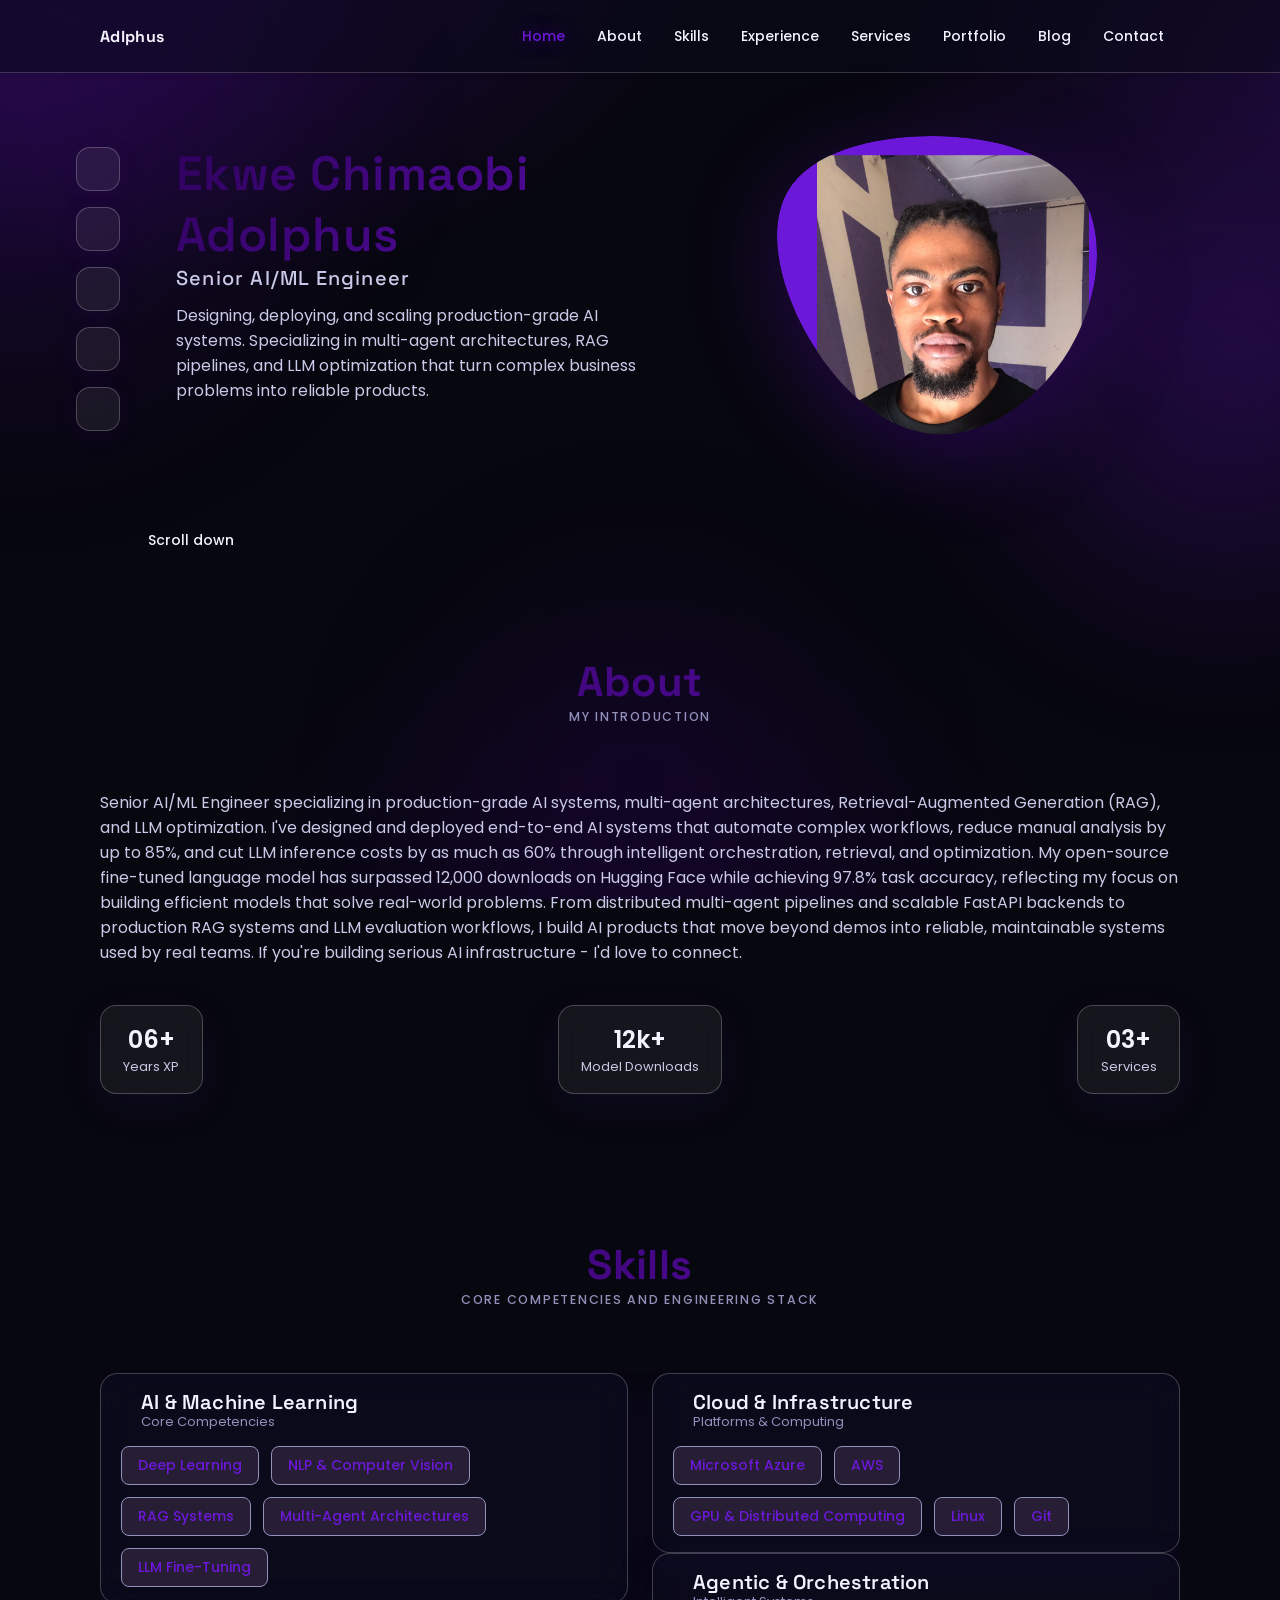
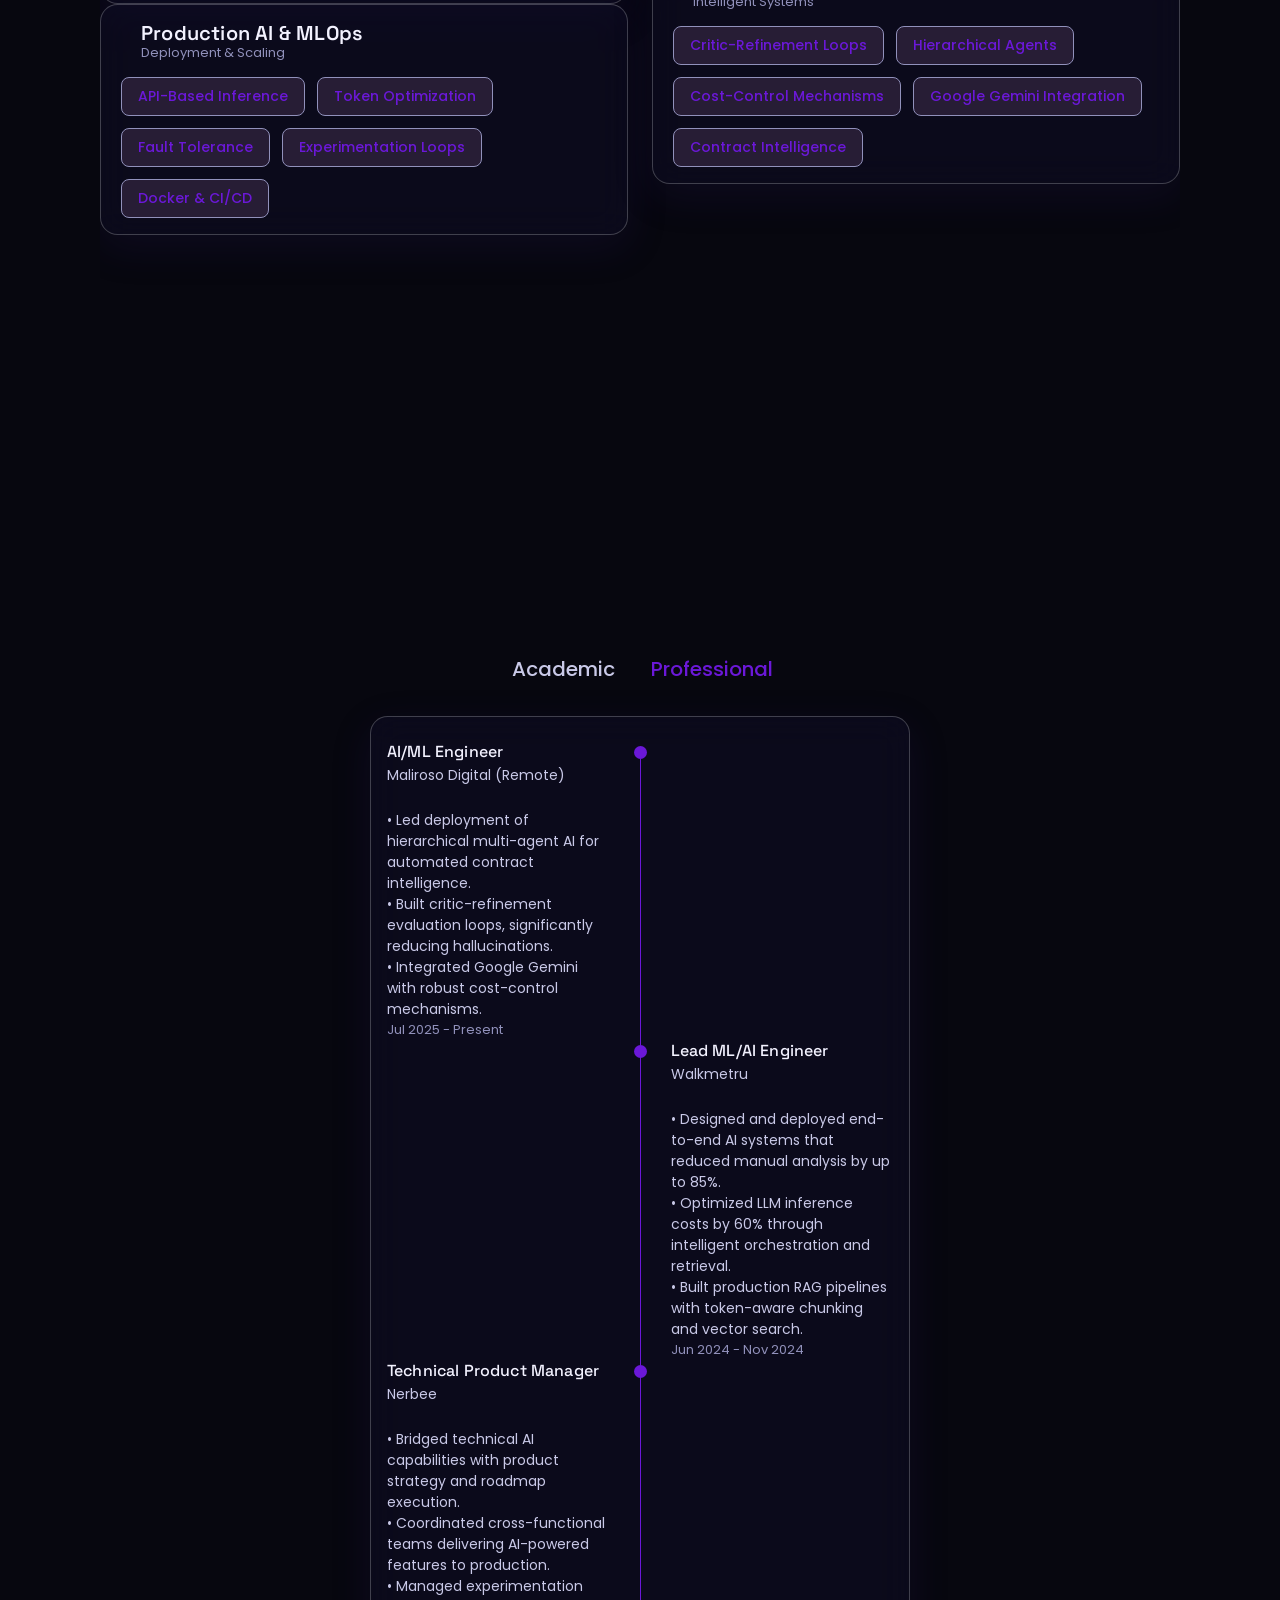
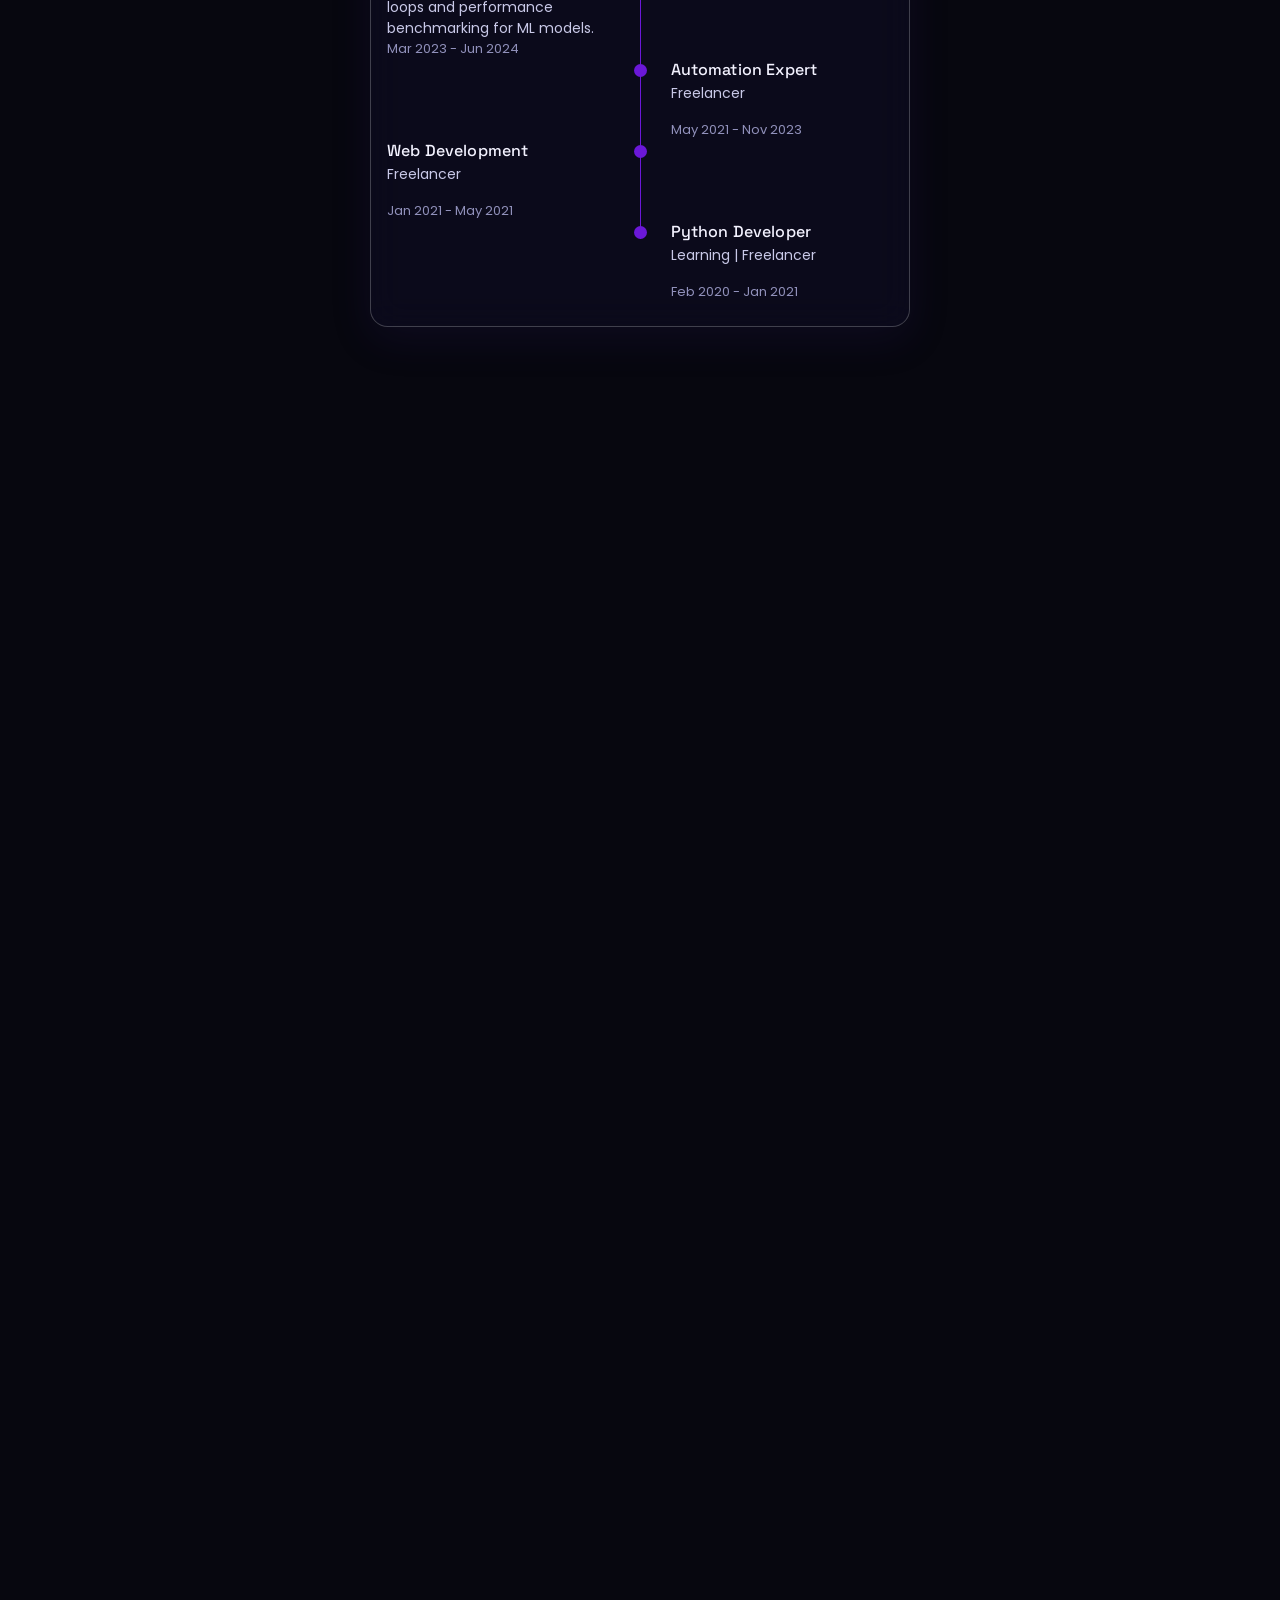
<file: index.html>
<!DOCTYPE html>
    <html lang="en">
    <head>
        <meta charset="UTF-8">
        <meta name="viewport" content="width=device-width, initial-scale=1.0">
        <meta name="keywords" content="Adol Chimaobi,Ekwe Chimaobi,Computer vision, Chimaobi Ekwe, Adolphus Chimaobi Ekwe GitHub, chimaobi-ai github, ekwe-ai GitHub, 
        chimaobi-ai, Adolphus, Adolphus Chimaobi, ekwe-ai, Artificial Intelligence, AI, Deep Learning, Machine Learning, DL, ML, 
        Web, web, app, developer, github, git, projects, tutorials, keywords, seo, artificial intelligence, deep learning, machine learning, 
        dl, ml, deeplearning, machinelearning, DeepLearning, Flask, autonomous, automation, research, machine learning nigeria, 
         Adolphus, Chimaobi, Ekwe, Senior, Senior AI/ML Engineer, Agentic AI/ML Engineer">
        <meta name="author" content="Adolphus Chimaobi">
        <meta name="description" content="Ekwe Chimaobi Adolphus - Senior AI/ML Engineer specializing in multi-agent architectures, RAG pipelines, and LLM optimization.">

        <link rel="icon" href="./assets/img/favicon.ico">
        <link rel="preconnect" href="https://fonts.googleapis.com">
        <link rel="preconnect" href="https://fonts.gstatic.com" crossorigin>
        <link rel="preconnect" href="https://cdnjs.cloudflare.com">
        <link rel="stylesheet" href="https://unicons.iconscout.com/release/v3.0.6/css/line.css">
        <link rel="stylesheet" href="./assets/css/swiper-bundle.min.css">
        <link rel="stylesheet" href="./assets/css/styles.css">
        <link rel="stylesheet" href="./assets/css/glass.css">

        <title>Chimaobi Adolphus Ekwe - Senior AI/ML Engineer | Portfolio</title>
    </head>
    <body class="dark-theme">
        <div class="bg-blobs" aria-hidden="true"><i></i><i></i><i></i></div>
        <header class="header" id="header">
            <nav class="nav container">
                <a href="#" class="nav__logo">Ad<i class="uil uil-brain"></i>lphus</a>

                <div class="nav__menu" id="nav-menu">
                    <ul class="nav__list grid">
                        <li class="nav__item">
                            <a href="#home" class="nav__link active-link">
                                <i class="uil uil-estate nav__icon"></i> Home
                            </a>
                        </li>

                        <li class="nav__item">
                            <a href="#about" class="nav__link">
                                <i class="uil uil-user nav__icon"></i> About
                            </a>
                        </li>

                        <li class="nav__item">
                            <a href="#skills" class="nav__link">
                                <i class="uil uil-chart-pie-alt nav__icon"></i> Skills
                            </a>
                        </li>

                        <li class="nav__item">
                            <a href="#experience" class="nav__link">
                                <i class="uil uil-briefcase-alt nav__icon"></i> Experience
                            </a>
                        </li>

                        <li class="nav__item">
                            <a href="#services" class="nav__link">
                                <i class="uil uil-channel nav__icon"></i> Services
                            </a>
                        </li>

                        <li class="nav__item">
                            <a href="#portfolio" class="nav__link">
                                <i class="uil uil-scenery nav__icon"></i> Portfolio
                            </a>
                        </li>

                        

                        <li class="nav__item">
                        <a href="#blog" class="nav__link">
                            <i class="uil uil-blogger-alt nav__icon"></i> Blog
                        </a>
                    </li>


                        <li class="nav__item">
                            <a href="#contact" class="nav__link">
                                <i class="uil uil-message nav__icon"></i> Contact
                            </a>
                        </li>

                    </ul>
                    
                    <i class="uil uil-times nav__close" id="nav-close"></i>
                </div>

                <div class="nav__btns">
                    <i class="uil-sun uil-moon change-theme" id="theme-button"></i>

                    <div class="nav__toggle" id="nav-toggle">
                        <i class="uil uil-apps"></i>
                    </div>
                </div>
            </nav>
        </header>

        <main class="main">
            <section class="home section" id="home">
                <div class="home__container container grid">
                    <div class="home__content grid">
                        <div class="home__social">
                            <a href="https://docs.google.com/document/d/1L_yYwW_YgQlHV2C-IbYW07JHddDl2_K3OU-mubASptg/edit?usp=sharing" target="_blank" class="home__social-icon">
                                <i class="uil uil-book -alt"></i>                       
                            </a>

                            <a href="https://www.linkedin.com/in/ekwe-chimaobi-adolphus" target="_blank" class="home__social-icon">
                                <i class="uil uil-linkedin-alt"></i>
                            </a>

                            <a href="https://github.com/OrdenWills/" target="_blank" class="home__social-icon">
                                <i class="uil uil-github-alt"></i>                            
                            </a>
    
                            <a href="https://twitter.com/orden_wills?s=20&t=ir3CsHnQy6gNCMLeNlsZmQ" target="_blank" class="home__social-icon">
                                <i class="uil uil-twitter-alt"></i>                       
                            </a>
                            
                            <a href="https://wa.me/+2347046655760" target="_blank" class="home__social-icon">
                                <i class="uil uil-whatsapp -alt"></i>                       
                            </a>
                        </div>
    
                        <div class="home__img">
                            <svg class="home__blob" ViewBox="0 0 200 187">
                                <mask id="mask0" mask-type="alpha">
                                    <path d="M190.312 36.4879C206.582 62.1187 201.309 102.826 182.328 134.186C163.346 165.547 
                                    130.807 187.559 100.226 186.353C69.6454 185.297 41.0228 161.023 21.7403 129.362C2.45775 
                                    97.8511 -7.48481 59.1033 6.67581 34.5279C20.9871 10.1032 59.7028 -0.149132 97.9666 
                                    0.00163737C136.23 0.303176 174.193 10.857 190.312 36.4879Z"/>
                                </mask>
                                <g mask="url(#mask0)">
                                    <path d="M190.312 36.4879C206.582 62.1187 201.309 102.826 182.328 134.186C163.346 
                                    165.547 130.807 187.559 100.226 186.353C69.6454 185.297 41.0228 161.023 21.7403 
                                    129.362C2.45775 97.8511 -7.48481 59.1033 6.67581 34.5279C20.9871 10.1032 59.7028 
                                    -0.149132 97.9666 0.00163737C136.23 0.303176 174.193 10.857 190.312 36.4879Z"/>

                                    <image class="home__blob-img" x="25" y="12" xlink:href="./assets/img/target.jpeg"/>

                                </g>
                            </svg>
                        </div>

                        <div class="home__data">
                            <h1 class="home__title">Ekwe Chimaobi Adolphus</h1>
                            <h3 class="home__subtitle">Senior AI/ML Engineer</h3>
                            <p class="home__description">
                                Designing, deploying, and scaling production-grade AI systems. Specializing in multi-agent architectures, RAG pipelines, and LLM optimization that turn complex business problems into reliable products.
                            </p>
                            
                        </div>
                    </div>

                    <div class="home__scroll">
                        <a href="#about" class="home__scroll-button button--flex">
                            <i class="uil uil-mouse-alt home__scroll-mouse"></i>
                            <span class="home__scroll-name">Scroll down</span>
                            <i class="uil uil-arrow-down home__scroll-arrow"></i>
                        </a>
                    </div>
                </div>
            </section>

            <section class="about section" id="about">
                <h2 class="section__title">About</h2>
                <span class="section__subtitle">My Introduction</span>

                <div class="about__container container ">
                    <!-- <img src="./assets/img/me.png" alt="Adolphus at Google, Hyderabad for Explore ML program and bootcamp" class="about__img"> -->

                    <div class="about__data">
                        <p class="about__description">
                            Senior AI/ML Engineer specializing in production-grade AI systems, multi-agent architectures, Retrieval-Augmented Generation (RAG), and LLM optimization.

I've designed and deployed end-to-end AI systems that automate complex workflows, reduce manual analysis by up to 85%, and cut LLM inference costs by as much as 60% through intelligent orchestration, retrieval, and optimization.

My open-source fine-tuned language model has surpassed 12,000 downloads on Hugging Face while achieving 97.8% task accuracy, reflecting my focus on building efficient models that solve real-world problems.

From distributed multi-agent pipelines and scalable FastAPI backends to production RAG systems and LLM evaluation workflows, I build AI products that move beyond demos into reliable, maintainable systems used by real teams.

If you're building serious AI infrastructure - I'd love to connect.

                        </p>

                        <div class="about__info">
                            <div>
                                <span class="about__info-title">06+</span>
                                <span class="about__info-name">Years XP</span>
                            </div>

                            <div>
                                <span class="about__info-title">12k+</span>
                                <span class="about__info-name">Model Downloads</span>
                            </div>

                            <div>
                                <span class="about__info-title">03+</span>
                                <span class="about__info-name">Services</span>
                            </div>
                        </div>

                        

                    </div>
                </div>
            </section>

            <section class="skills section" id="skills">
                <h2 class="section__title">Skills</h2>
                            <span class="section__subtitle">Core competencies and engineering stack</span>

                <div class="skills__container container grid">
                    <div>
                        <div class="skills__content skills__open">
                            <div class="skills__header">
                                <i class="uil uil-brain skills__icon"></i>
                                <div>
                                    <h1 class="skills__title">AI & Machine Learning</h1>
                                    <span class="skills__subtitle">Core Competencies</span>
                                </div>
                                <i class="uil uil-angle-down skills__arrow"></i>
                            </div>
                            <div class="skills__tags">
                                <span class="skill__tag">Deep Learning</span>
                                <span class="skill__tag">NLP & Computer Vision</span>
                                <span class="skill__tag">RAG Systems</span>
                                <span class="skill__tag">Multi-Agent Architectures</span>
                                <span class="skill__tag">LLM Fine-Tuning</span>
                            </div>
                        </div>

                        <div class="skills__content skills__close">
                            <div class="skills__header">
                                <i class="uil uil-server-network skills__icon"></i>
                                <div>
                                    <h1 class="skills__title">Production AI & MLOps</h1>
                                    <span class="skills__subtitle">Deployment & Scaling</span>
                                </div>
                                <i class="uil uil-angle-down skills__arrow"></i>
                            </div>
                            <div class="skills__tags">
                                <span class="skill__tag">API-Based Inference</span>
                                <span class="skill__tag">Token Optimization</span>
                                <span class="skill__tag">Fault Tolerance</span>
                                <span class="skill__tag">Experimentation Loops</span>
                                <span class="skill__tag">Docker & CI/CD</span>
                            </div>
                        </div>

                        <div class="skills__content skills__close">
                            <div class="skills__header">
                                <i class="uil uil-brackets-curly skills__icon"></i>
                                <div>
                                    <h1 class="skills__title">Engineering Stack</h1>
                                    <span class="skills__subtitle">Backend & Tooling</span>
                                </div>
                                <i class="uil uil-angle-down skills__arrow"></i>
                            </div>
                            <div class="skills__tags">
                                <span class="skill__tag">Python (FastAPI, Flask)</span>
                                <span class="skill__tag">PyTorch & Scikit-learn</span>
                                <span class="skill__tag">LangChain & LangGraph</span>
                                <span class="skill__tag">Google ADK</span>
                                <span class="skill__tag">Pinecone</span>
                            </div>
                        </div>
                    </div>

                    <div>
                        <div class="skills__content skills__close">
                            <div class="skills__header">
                                <i class="uil uil-cloud-computing skills__icon"></i>
                                <div>
                                    <h1 class="skills__title">Cloud & Infrastructure</h1>
                                    <span class="skills__subtitle">Platforms & Computing</span>
                                </div>
                                <i class="uil uil-angle-down skills__arrow"></i>
                            </div>
                            <div class="skills__tags">
                                <span class="skill__tag">Microsoft Azure</span>
                                <span class="skill__tag">AWS</span>
                                <span class="skill__tag">GPU & Distributed Computing</span>
                                <span class="skill__tag">Linux</span>
                                <span class="skill__tag">Git</span>
                            </div>
                        </div>

                        <div class="skills__content skills__close">
                            <div class="skills__header">
                                <i class="uil uil-robot skills__icon"></i>
                                <div>
                                    <h1 class="skills__title">Agentic & Orchestration</h1>
                                    <span class="skills__subtitle">Intelligent Systems</span>
                                </div>
                                <i class="uil uil-angle-down skills__arrow"></i>
                            </div>
                            <div class="skills__tags">
                                <span class="skill__tag">Critic-Refinement Loops</span>
                                <span class="skill__tag">Hierarchical Agents</span>
                                <span class="skill__tag">Cost-Control Mechanisms</span>
                                <span class="skill__tag">Google Gemini Integration</span>
                                <span class="skill__tag">Contract Intelligence</span>
                            </div>
                        </div>
                    </div>
                </div>
            </section>

            <section class="qualification section" id="experience">
    <h2 class="section__title">Experience</h2>
    <span class="section__subtitle">My journey in the academic & professional front</span>

    <div class="qualification__container container">
        <div class="qualification__tabs">
            <div class="qualification__button button--flex" data-target="#education">
                <i class="uil uil-graduation-cap qualification__icon"></i>
                Academic
            </div>

            <div class="qualification__button button--flex qualification__active" data-target="#work">
                <i class="uil uil-briefcase-alt qualification__icon"></i>
                Professional
            </div>
        </div>

        <div class="qualification__sections">
            <div class="qualification__content" data-content id="education">
                <div class="qualification__data">
                    <div>
                        <h3 class="qualification__title"> Esut</h3>
                        <span class="qualification__subtitle">Enugu state University of Sciene and Technology, Nigeria</span>
                        <div class="qualification__calendar">
                            <i class="uil uil-calendar-alt"></i>
                            2019 - 2021
                        </div>
                    </div>

                    <div>
                        <span class="qualification__rounder"></span>
                        <span class="qualification__line"></span>
                    </div>
                </div>
                
                <div class="qualification__data">                                 
                    <div></div>

                    <div>
                        <span class="qualification__rounder"></span>
                        <span class="qualification__line"></span>
                    </div>
              
                    <div>
                        <h3 class="qualification__title">A-Level(ADVANCED LEVEL CERTIFICATE)</h3>
                        <span class="qualification__subtitle">Maths, Physics, Chemistry | Interim Joint Matriculation Board(IJMB),Nigeria</span>
                        <div class="qualification__calendar">
                            <i class="uil uil-calendar-alt"></i>
                            2018-2019
                        </div>
                    </div>
                </div>

                <div class="qualification__data">
                    <div>
                        <h3 class="qualification__title">St-Andys</h3>
                        <span class="qualification__subtitle"> WAEC(WEST AFRICAN EXAMINATION CERTIFICATE),Nigeria</span>
                        <div class="qualification__calendar">
                            <i class="uil uil-calendar-alt"></i>
                            2017
                        </div>
                    </div>

                    <div>
                        <span class="qualification__rounder"></span>
                    </div>
                </div>

            </div>

            <div class="qualification__content qualification__active" data-content id="work">

                <!-- Maliroso (NEW - CURRENT ROLE) -->
                <div class="qualification__data">
                    <div>
                        <h3 class="qualification__title">AI/ML Engineer</h3>
                        <span class="qualification__subtitle">Maliroso Digital (Remote)</span>
                        <p style="font-size: var(--small-font-size); margin-top: 0.5rem; color: var(--text-color);">
                            • Led deployment of hierarchical multi-agent AI for automated contract intelligence.<br>
                            • Built critic-refinement evaluation loops, significantly reducing hallucinations.<br>
                            • Integrated Google Gemini with robust cost-control mechanisms.
                        </p>
                        <div class="qualification__calendar">
                            <i class="uil uil-calendar-alt"></i>
                            Jul 2025 - Present
                        </div>
                    </div>

                    <div>
                        <span class="qualification__rounder"></span>
                        <span class="qualification__line"></span>
                    </div>
                </div>

                    <!-- Walkmetru -->
                    <div class="qualification__data">
                        <div></div>

                        <div class="qualification__time">
                            <span class="qualification__rounder"></span>
                            <span class="qualification__line"></span>
                        </div>

                        <div>
                            <h3 class="qualification__title">Lead ML/AI Engineer</h3>
                            <span class="qualification__subtitle">Walkmetru</span>
                            <p style="font-size: var(--small-font-size); margin-top: 0.5rem; color: var(--text-color);">
                                • Designed and deployed end-to-end AI systems that reduced manual analysis by up to 85%.<br>
                                • Optimized LLM inference costs by 60% through intelligent orchestration and retrieval.<br>
                                • Built production RAG pipelines with token-aware chunking and vector search.
                            </p>
                            <div class="qualification__calendar">
                                <i class="uil uil-calendar-alt"></i>
                                Jun 2024 - Nov 2024
                            </div>
                        </div>
                    </div>
                
                <!-- Nerbee -->
                <div class="qualification__data">
                    <div>
                        <h3 class="qualification__title">Technical Product Manager</h3>
                        <span class="qualification__subtitle">Nerbee</span>
                        <p style="font-size: var(--small-font-size); margin-top: 0.5rem; color: var(--text-color);">
                            • Bridged technical AI capabilities with product strategy and roadmap execution.<br>
                            • Coordinated cross-functional teams delivering AI-powered features to production.<br>
                            • Managed experimentation loops and performance benchmarking for ML models.
                        </p>
                        <div class="qualification__calendar">
                            <i class="uil uil-calendar-alt"></i>
                            Mar 2023 - Jun 2024
                        </div>
                    </div>

                    <div>
                        <span class="qualification__rounder"></span>
                        <span class="qualification__line"></span>
                    </div>
                </div>

                <!-- Automation -->
                <div class="qualification__data">
                    <div></div>

                    <div class="qualification__time">
                        <span class="qualification__rounder"></span>
                        <span class="qualification__line"></span>
                    </div>

                    <div>
                        <h3 class="qualification__title">Automation Expert</h3>
                        <span class="qualification__subtitle">Freelancer</span>
                        <div class="qualification__calendar">
                            <i class="uil uil-calendar-alt"></i>
                            May 2021 - Nov 2023
                        </div>
                    </div>
                </div>
                
                <!-- Web Dev -->
                <div class="qualification__data">
                    <div>
                        <h3 class="qualification__title">Web Development</h3>
                        <span class="qualification__subtitle">Freelancer</span>
                        <div class="qualification__calendar">
                            <i class="uil uil-calendar-alt"></i>
                            Jan 2021  - May 2021
                        </div>
                    </div>

                    <div>
                        <span class="qualification__rounder"></span>
                        <span class="qualification__line"></span>
                    </div>
                </div>

                <!-- Python Dev -->
                <div class="qualification__data">
                    <div></div>

                    <div class="qualification__time">
                        <span class="qualification__rounder"></span>
                    </div>

                    <div>
                        <h3 class="qualification__title">Python Developer</h3>
                        <span class="qualification__subtitle">Learning | Freelancer</span>
                        <div class="qualification__calendar">
                            <i class="uil uil-calendar-alt"></i>
                            Feb 2020 - Jan 2021
                        </div>
                    </div>
                </div>

            </div>
        </div>
    </div>
</section>

            <section class="services section" id="services">
                <h2 class="section__title">Services</h2>
                <span class="section__subtitle">AI engineering and web development</span>

                <div class="services__container container grid">
                    <div class="services__content">
                        <div>
                            <i class="uil uil-brain services__icon"></i>
                            <h3 class="services__title">AI System<br>Architecture</h3>
                        </div>
                       

                        <div class="services__modal">
                            <div class="services__modal-content">
                                <h4 class="services__modal-title">AI System Architecture</h4>
                                <i class="uil uil-times services__modal-close"></i>
    
                                <ul class="services__modal-services grid">
                                    <li class="services__modal-service">
                                        <i class="uil uil-check-circle services__modal-icon"></i>
                                        <p>Designing scalable, end-to-end machine learning pipelines and multi-agent architectures using LangGraph and Google ADK.</p>
                                    </li>
                                    <li class="services__modal-service">
                                        <i class="uil uil-check-circle services__modal-icon"></i>
                                        <p>Building hierarchical agent systems with critic-refinement loops for automated decision-making and contract intelligence.</p>
                                    </li>
                                    <li class="services__modal-service">
                                        <i class="uil uil-check-circle services__modal-icon"></i>
                                        <p>Architecting RAG systems with vector databases like Pinecone for domain-specific knowledge retrieval.</p>
                                    </li>
                                    <li class="services__modal-service">
                                        <i class="uil uil-check-circle services__modal-icon"></i>
                                        <p>Low-latency, high real-time performance, and fault tolerance are core engineering priorities.</p>
                                    </li>
                                </ul>
                            </div>
                        </div>
                    </div>

                    <div class="services__content">
                        <div>
                            <i class="uil uil-server-network services__icon"></i>
                            <h3 class="services__title">LLM Optimization<br>& Production MLOps</h3>
                        </div>

                    
                        <div class="services__modal">
                            <div class="services__modal-content">
                                <h4 class="services__modal-title">LLM Optimization & Production MLOps</h4>
                                <i class="uil uil-times services__modal-close"></i>
    
                                <ul class="services__modal-services grid">
                                    <li class="services__modal-service">
                                        <i class="uil uil-check-circle services__modal-icon"></i>
                                        <p>Reducing API inference costs by up to 60% through token-aware chunking, prompt optimization, and intelligent routing.</p>
                                    </li>
                                    <li class="services__modal-service">
                                        <i class="uil uil-check-circle services__modal-icon"></i>
                                        <p>Fine-tuning local open-source models (LoRA, PEFT) for domain-specific accuracy with minimal compute overhead.</p>
                                    </li>
                                    <li class="services__modal-service">
                                        <i class="uil uil-check-circle services__modal-icon"></i>
                                        <p>Deploying models to production via FastAPI with health monitoring, graceful degradation, and auto-scaling.</p>
                                    </li>
                                    <li class="services__modal-service">
                                        <i class="uil uil-check-circle services__modal-icon"></i>
                                        <p>Containerizing ML workloads with Docker, setting up CI/CD pipelines, and managing cloud infrastructure on AWS/Azure.</p>
                                    </li>
                                    <li class="services__modal-service">
                                        <i class="uil uil-check-circle services__modal-icon"></i>
                                        <p>Building evaluation frameworks and experimentation loops to systematically measure and improve model performance.</p>
                                    </li>
                                </ul>
                            </div>
                        </div>
                    </div>

                    <div class="services__content">
                        <div>
                            <i class="uil uil-arrow services__icon"></i>
                            <h3 class="services__title">Web<br>Development</h3>
                        </div>

                    
                        <div class="services__modal">
                            <div class="services__modal-content">
                                <h4 class="services__modal-title">Web Development</h4>
                                <i class="uil uil-times services__modal-close"></i>
    
                                <ul class="services__modal-services grid">
                                    <li class="services__modal-service">
                                        <i class="uil uil-check-circle services__modal-icon"></i>
                                        <p>Designing and building custom websites — single-page landing sites to multi-page business platforms.</p>
                                    </li>
                                    <li class="services__modal-service">
                                        <i class="uil uil-check-circle services__modal-icon"></i>
                                        <p>Full-stack development with FastAPI, Flask, and modern front-end technologies.</p>
                                    </li>
                                    <li class="services__modal-service">
                                        <i class="uil uil-check-circle services__modal-icon"></i>
                                        <p>Custom domain setup, hosting configuration, and professional email services.</p>
                                    </li>
                                    <li class="services__modal-service">
                                        <i class="uil uil-check-circle services__modal-icon"></i>
                                        <p>Responsive design, SEO, analytics, and performance optimization included.</p>
                                    </li>
                                </ul>
                            </div>
                        </div>
                    </div>

                    <div style="text-align: center; margin-top: 3rem;">
                        <a href="pricing.html" class="button button--flex" style="display: inline-flex; align-items: center;">
                            View Services & Pricing
                            <i class="uil uil-arrow-right button__icon" style="margin-left: 0.5rem;"></i>
                        </a>
                    </div>
                </div>
            </section>

            <section class="portfolio section" id="portfolio">
                <h2 class="section__title">Portfolio</h2>
                <span class="section__subtitle">My works, projects & contributions</span>
            
                <!-- Category Filters -->
                <div class="portfolio__categories">
                    <a href="#" class="portfolio__category portfolio__category--active" data-category="all">All</a>
                    <a href="#" class="portfolio__category" data-category="open-source">Open Source</a>
                    <a href="#" class="portfolio__category" data-category="ai-systems">AI Systems</a>
                </div>
            
                <div class="portfolio__container container swiper-container">
                    <div class="swiper-wrapper">
                        <!-- Open Source: HuggingFace Model -->
                        <div class="portfolio__content grid swiper-slide" data-category="open-source">
                            <img src="./assets/img/Screenshot 2026-06-14 121931.png" alt="Hugging Face Model" class="portfolio__img" loading="lazy" decoding="async">
                            <div class="portfolio__data">
                                <h3 class="portfolio__title">Fine-Tuned LFM2.5 (12k+ Downloads)</h3>
                                <p class="portfolio__description">
                                    <strong>Problem:</strong> Smart home tasks required cloud-heavy, high-latency models.<br>
                                    <strong>Solution:</strong> Fine-tuned a local language model optimized for offline deployment (228MB footprint) using PyTorch and LoRA.<br>
                                    <strong>Impact:</strong> Surpassed 12,000 downloads on Hugging Face with 97.8% task accuracy.
                                </p>
                                <a href="https://huggingface.co/OrdenWills" target="_blank" rel="noopener noreferrer" class="button button--flex button--small portfolio__button">
                                    View on Hugging Face
                                    <i class="uil uil-arrow-right button__icon"></i>
                                </a>
                            </div>
                        </div>

                        <!-- Open Source: Local AI Home Assistant -->
                        <div class="portfolio__content grid swiper-slide" data-category="open-source">
                            <img src="./assets/img/Screenshot 2026-06-14 121931.png" alt="Local AI Home Assistant" class="portfolio__img" loading="lazy" decoding="async">
                            <div class="portfolio__data">
                                <h3 class="portfolio__title">Local AI Home Assistant</h3>
                                <p class="portfolio__description">
                                    <strong>Problem:</strong> Smart home assistants depend on cloud APIs, creating latency and privacy concerns.<br>
                                    <strong>Solution:</strong> Built a fully local assistant powered by a custom-trained LFM2.5 model with zero cloud dependencies.<br>
                                    <strong>Impact:</strong> Runs entirely on consumer hardware with sub-second response times.
                                </p>
                                <a href="https://github.com/OrdenWills/home-assistant" target="_blank" rel="noopener noreferrer" class="button button--flex button--small portfolio__button">
                                    Check it out
                                    <i class="uil uil-arrow-right button__icon"></i>
                                </a>
                            </div>
                        </div>

                        <!-- AI Systems: Multi-Agent Contract Intelligence -->
                        <div class="portfolio__content grid swiper-slide" data-category="ai-systems">
                            <img src="./assets/img/ai.png" alt="Multi-Agent AI System" class="portfolio__img" loading="lazy" decoding="async">
                            <div class="portfolio__data">
                                <h3 class="portfolio__title">Hierarchical Multi-Agent Contract Intelligence</h3>
                                <p class="portfolio__description">
                                    <strong>Problem:</strong> Manual contract analysis was slow, error-prone, and hallucination-heavy.<br>
                                    <strong>Solution:</strong> Designed hierarchical multi-agent orchestration with critic-refinement evaluation loops using Google Gemini.<br>
                                    <strong>Impact:</strong> Reduced hallucinations and cut manual analysis time by up to 85%.
                                </p>
                                <a href="#" class="button button--flex button--small portfolio__button">
                                    Enterprise Project
                                    <i class="uil uil-arrow-right button__icon"></i>
                                </a>
                            </div>
                        </div>

                        <!-- AI Systems: LLM Chatbot -->
                        <div class="portfolio__content grid swiper-slide" data-category="ai-systems">
                            <img src="./assets/img/ai.png" alt="AI Chatbot" class="portfolio__img" loading="lazy" decoding="async">
                            <div class="portfolio__data">
                                <h3 class="portfolio__title">LLM-Powered AI Assistant</h3>
                                <p class="portfolio__description">
                                    <strong>Problem:</strong> Businesses need intelligent conversational agents with domain-specific knowledge.<br>
                                    <strong>Solution:</strong> Built a RAG-enhanced chatbot using Gemini API with token-aware chunking and Pinecone vector search.<br>
                                    <strong>Impact:</strong> Reduced LLM inference costs by 60% while maintaining accuracy.
                                </p>
                                <a href="https://app-personalai.onrender.com" target="_blank" rel="noopener noreferrer" class="button button--flex button--small portfolio__button">
                                    Check it out
                                    <i class="uil uil-arrow-right button__icon"></i>
                                </a>
                            </div>
                        </div>

                        <!-- AI Systems: Self Driving Car -->
                        <div class="portfolio__content grid swiper-slide" data-category="ai-systems">
                            <img src="./assets/img/autcar.jpg" alt="AI Driver" class="portfolio__img" loading="lazy" decoding="async">
                            <div class="portfolio__data">
                                <h3 class="portfolio__title">Self Driving Car Simulation</h3>
                                <p class="portfolio__description">
                                    <strong>Problem:</strong> Training autonomous driving agents requires safe, repeatable simulation environments.<br>
                                    <strong>Solution:</strong> Built a Deep-Reinforcement Learning agent using Computer Vision and CARLA simulator.<br>
                                    <strong>Impact:</strong> Agent learns navigation policies through reward optimization in realistic 3D environments.
                                </p>
                                <a href="#" class="button button--flex button--small portfolio__button">
                                    In Development
                                    <i class="uil uil-arrow-right button__icon"></i>
                                </a>
                            </div>
                        </div>

                        <!-- AI Systems: Handwriting Transcription -->
                        <div class="portfolio__content grid swiper-slide" data-category="ai-systems">
                            <img src="./assets/img/hwrit.png" alt="Handwriting Transcription" class="portfolio__img" loading="lazy" decoding="async">
                            <div class="portfolio__data">
                                <h3 class="portfolio__title">Handwriting Transcription (CNN-LSTM)</h3>
                                <p class="portfolio__description">
                                    <strong>Problem:</strong> Digitizing handwritten text at scale with high accuracy.<br>
                                    <strong>Solution:</strong> CNN extracts feature maps from handwritten images, passed through LSTM blocks for sequence prediction.<br>
                                    <strong>Impact:</strong> End-to-end trainable pipeline for cursive and printed handwriting recognition.
                                </p>
                                <a href="https://github.com/OrdenWills/computer_vision_projects/tree/main/chapter15" target="_blank" rel="noopener noreferrer" class="button button--flex button--small portfolio__button">
                                    View
                                    <i class="uil uil-arrow-right button__icon"></i>
                                </a>
                            </div>
                        </div>

                        <!-- AI Systems: Image Super-Resolution -->
                        <div class="portfolio__content grid swiper-slide" data-category="ai-systems">
                            <img src="./assets/img/comb.png" alt="Image Super-Resolution" class="portfolio__img" loading="lazy" decoding="async">
                            <div class="portfolio__data">
                                <h3 class="portfolio__title">Image Super-Resolution GAN</h3>
                                <p class="portfolio__description">
                                    <strong>Problem:</strong> Low-resolution images lack detail for professional and analytical use cases.<br>
                                    <strong>Solution:</strong> Pre-trained SRGAN generates photo-realistic super-resolution images from low-res inputs.<br>
                                    <strong>Impact:</strong> Produces visually convincing upscaling for medical imaging and satellite data.
                                </p>
                                <a href="https://github.com/OrdenWills/computer_vision_projects/tree/main/Chapter13" target="_blank" rel="noopener noreferrer" class="button button--flex button--small portfolio__button">
                                    View
                                    <i class="uil uil-arrow-right button__icon"></i>
                                </a>
                            </div>
                        </div>
                    </div>
            
                    <!-- Swiper Controls -->
                    <div class="swiper-button-next">
                        <i class="uil uil-angle-right-b swiper-portfolio-icon"></i>
                    </div>
                    <div class="swiper-button-prev">
                        <i class="uil uil-angle-left-b swiper-portfolio-icon"></i>
                    </div>
            
                    <div class="swiper-pagination"></div>
                </div>
            </section>

            <!-- <section class="project section">
                <div class="project__bg">
                    <div class="project__container container grid">
                        <div class="project__data">
                            <h2 class="project__title">Interested in my service?</h2>
                            <p class="project__description">
                                
                                Contact me for collaboration, and assistance for your new cutting-edge project or research.
                            </p>
                            
                        </div>
    
                        <img src="./assets/img/contact.png" alt="Web Development vector art taken from internet symbolizing services that I do. Credits to original author" class="project__img" loading="lazy" decoding="async">
                    </div>
                </div>
            </section> -->


            <section class="blog section" id="blog">
            <h2 class="section__title">Blog</h2>
            <span class="section__subtitle">Thoughts on AI, Engineering, and Tech</span>
            
            <div class="container">
                <div class="blog__container grid">
                    <!-- Blog Card 1 -->
                    <article class="blog__card">
                        <div class="blog__img-wrapper">
                            <img src="./assets/img/ai.png" alt="AI Chatbot" class="blog__img" loading="lazy" decoding="async">
                        </div>
                        <div class="blog__data">
                            <span class="blog__category">Generative AI</span>
                            <h2 class="blog__title">Understanding LLMs & Gemini Integration</h2>
                            <p class="blog__description">
                                A deep dive into how I built a personal AI assistant using Google's Gemini API. 
                                We explore prompt engineering and context handling in Python Flask.
                            </p>
                            <div class="blog__footer">
                                <span class="blog__date"><i class="uil uil-calendar-alt"></i> Jan 2025</span>
                                <a href="blog.html" class="button button--flex button--small button--link">
                                    Read More <i class="uil uil-arrow-right button__icon"></i>
                                </a>
                            </div>
                        </div>
                    </article>
    
                    <!-- Blog Card 2 -->
                    <article class="blog__card">
                        <div class="blog__img-wrapper">
                            <img src="./assets/img/autcar.jpg" alt="Self Driving" class="blog__img" loading="lazy" decoding="async">
                        </div>
                        <div class="blog__data">
                            <span class="blog__category">Computer Vision</span>
                            <h2 class="blog__title">Simulating Self-Driving Cars with CARLA</h2>
                            <p class="blog__description">
                                How Deep Reinforcement Learning can be applied to autonomous driving simulations.
                                Challenges faced in training agents and optimizing reward functions.
                            </p>
                            <div class="blog__footer">
                                <span class="blog__date"><i class="uil uil-calendar-alt"></i> Dec 2024</span>
                                <a href="blog.html" class="button button--flex button--small button--link">
                                    Read More <i class="uil uil-arrow-right button__icon"></i>
                                </a>
                            </div>
                        </div>
                    </article>
    
                    <!-- Blog Card 3 -->
                    <article class="blog__card">
                        <div class="blog__img-wrapper">
                            <img src="./assets/img/portfolio.png" alt="Web Dev" class="blog__img" loading="lazy" decoding="async">
                        </div>
                        <div class="blog__data">
                            <span class="blog__category">Web Development</span>
                            <h2 class="blog__title">Building a Portfolio that Converts</h2>
                            <p class="blog__description">
                                Tips on structuring a developer portfolio. Why combining AI projects with solid 
                                Full-Stack skills makes you a stronger candidate in the Nigerian tech market.
                            </p>
                            <div class="blog__footer">
                                <span class="blog__date"><i class="uil uil-calendar-alt"></i> Nov 2024</span>
                                <a href="blog.html" class="button button--flex button--small button--link">
                                    Read More <i class="uil uil-arrow-right button__icon"></i>
                                </a>
                            </div>
                        </div>
                    </article>
                </div>

                <!-- View More Button directing to blog.html -->
                <div style="text-align: center; margin-top: 3.5rem;">
                    <a href="blog.html" class="button button--flex" style="display: inline-flex; align-items: center;">
                        View More Blogs <i class="uil uil-arrow-right button__icon" style="margin-left: 0.5rem;"></i>
                    </a>
                </div>
            </div>
        </section>

            <section class="contact section" id="contact">
                <h2 class="section__title">Contact</h2>
                <span class="section__subtitle">Get in touch with me</span>

                <div class="contact__container container grid">
                    <div>
                        
                        <div class="contact__information">
                            <i class="uil uil-envelope contact__icon"></i>
                            <div>
                                <h3 class="contact__title">Email</h3>
                                <span class="contact__subtitle">maobiekwe@gmail.com</span>
                            </div>
                        </div>

                        <div class="contact__information">
                            <i class="uil uil-map-marker contact__icon"></i>
                            <div>
                                <h3 class="contact__title">Location</h3>
                                <span class="contact__subtitle"> Enugu | Nigeria</span>
                            </div>
                        </div>
                    </div>

                </div>

            </section>
        </main>

        <footer class="footer">
            <div class="footer__bg">
                <div class="footer__container container grid">
                    <div>
                        <h1 class="footer__title">Ad<i class="uil uil-brain"></i>lphus</h1>
                        <span class="footer__subtitle">Senior AI/ML Engineer</span>
                    </div>

                    <ul class="footer__links">
                        <li>
                            <a href="#services" class="footer__link">Services</a>
                        </li>
                        <li>
                            <a href="#portfolio" class="footer__link">Portfolio</a>
                        </li>
                        <li>
                            <a href="#contact" class="footer__link">Contact</a>
                        </li>
                    </ul>

                    <div class="footer__socials">
                        <a href="https://github.com/OrdenWills/" target="_blank" class="footer__social">
                            <i class="uil uil-github-alt"></i>
                        </a>
                        <a href="https://www.linkedin.com/in/ekwe-chimaobi-adolphus" target="_blank" class="footer__social">
                            <i class="uil uil-linkedin-alt"></i>
                        </a>
                        <a href="https://twitter.com/orden_wills?s=20&t=ir3CsHnQy6gNCMLeNlsZmQ" target="_blank" class="footer__social">
                            <i class="uil uil-twitter-alt"></i>
                        </a>

                        <a href="https://wa.me/+2347046655760" target="_blank" class="footer__social">
                            <i class="uil uil-whatsapp -alt"></i>                       
                        </a>
                    </div>
                </div>

                <p class="footer__copy">&#169; Chimaobi Adolphus Ekwe <span id="footer-year"></span></p>
            </div>
        </footer>

        <a href="#" class="scrollup" id="scroll-top">
            <i class="uil uil-arrow-up scrollup__icon"></i>
        </a>
        <!-- <script src="https://platform.linkedin.com/badges/js/profile.js" async defer type="text/javascript"></script> -->
        <script>
            // Get the current year
            var currentYear = new Date().getFullYear();
          
            // Find the element with id "footer-year" (replace "footer-year" with the id of your footer element)
            var footerYear = document.getElementById('footer-year');
          
            // Update the content of the footer element to display the current year
            if (footerYear) {
              footerYear.textContent = currentYear;
            }
          </script>
          
        <script src="./assets/js/swiper-bundle.min.js"></script>

        <script src="./assets/js/main.js"></script>

        <script src="./assets/js/glass.js"></script>
    </body>
</html>
</file>
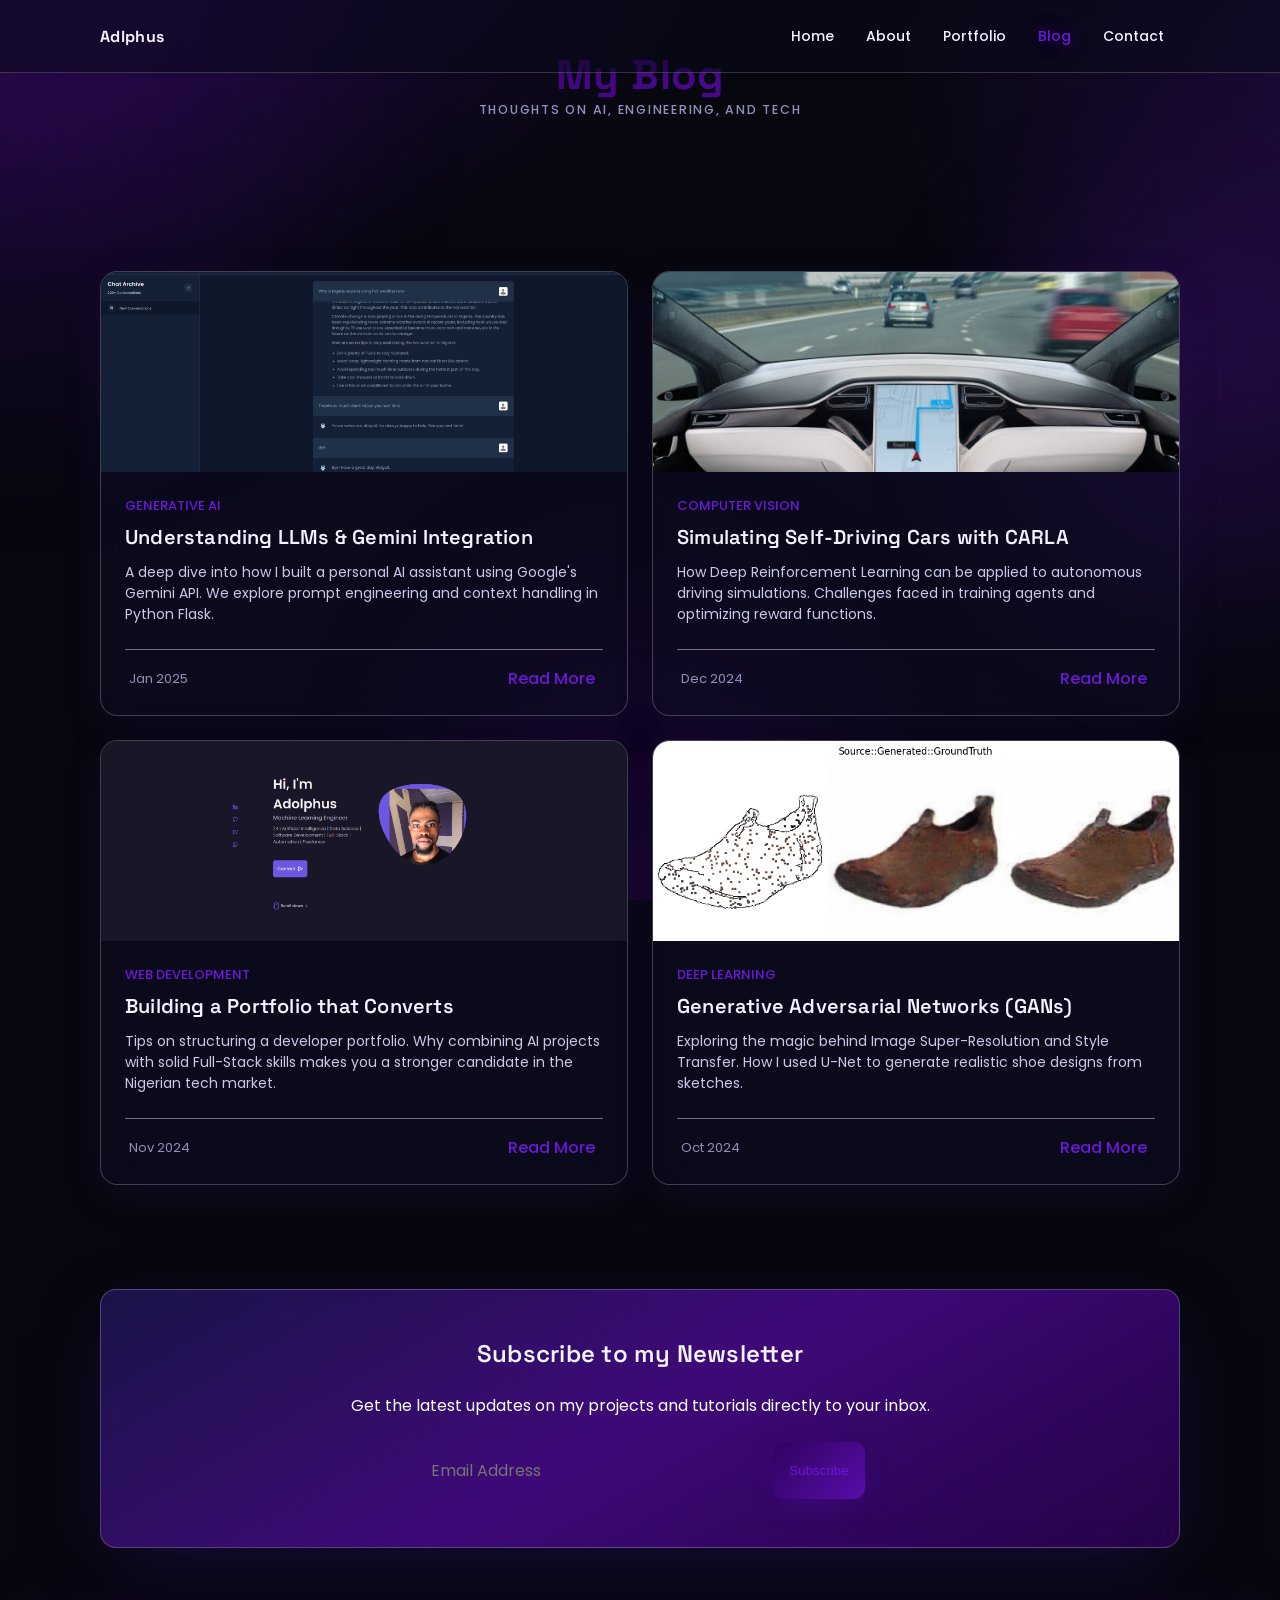
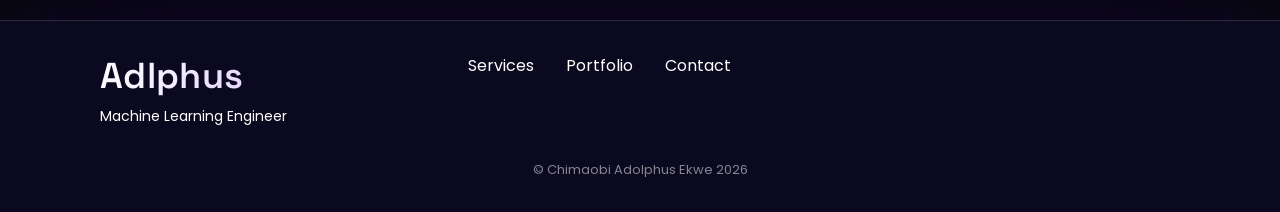
<file: blog.html>
<!DOCTYPE html>
<html lang="en">
<head>
    <meta charset="UTF-8">
    <meta name="viewport" content="width=device-width, initial-scale=1.0">
    <meta name="keywords" content="Adol Chimaobi, Machine Learning Blog, AI Articles, Python Tutorials, Computer Vision, Nigeria AI">
    <meta name="author" content="Adolphus Chimaobi M">
    <meta name="description" content="Blog posts and articles by Chimaobi Adolphus on Machine Learning, AI, and Software Development.">

    <link rel="icon" href="./assets/img/favicon.ico">
    <link rel="preconnect" href="https://fonts.googleapis.com">
    <link rel="preconnect" href="https://fonts.gstatic.com" crossorigin>
    <link rel="preconnect" href="https://cdnjs.cloudflare.com">
    <link rel="stylesheet" href="https://unicons.iconscout.com/release/v3.0.6/css/line.css">
    <link rel="stylesheet" href="./assets/css/swiper-bundle.min.css">
    <link rel="stylesheet" href="./assets/css/styles.css">
    <link rel="stylesheet" href="./assets/css/glass.css">

    <title>Blog - Chimaobi Adolphus Ekwe</title>
</head>
<body class="blog-page">
    <div class="bg-blobs" aria-hidden="true"><i></i><i></i><i></i></div>
    <!--==================== HEADER ====================-->
    <header class="header" id="header">
        <nav class="nav container">
            <a href="index.html" class="nav__logo">Ad<i class="uil uil-brain"></i>lphus</a>

            <div class="nav__menu" id="nav-menu">
                <ul class="nav__list grid">
                    <li class="nav__item">
                        <a href="index.html#home" class="nav__link">
                            <i class="uil uil-estate nav__icon"></i> Home
                        </a>
                    </li>

                    <li class="nav__item">
                        <a href="index.html#about" class="nav__link">
                            <i class="uil uil-user nav__icon"></i> About
                        </a>
                    </li>

                    <li class="nav__item">
                        <a href="index.html#portfolio" class="nav__link">
                            <i class="uil uil-scenery nav__icon"></i> Portfolio
                        </a>
                    </li>

                    <li class="nav__item">
                        <a href="#" class="nav__link active-link">
                            <i class="uil uil-blogger-alt nav__icon"></i> Blog
                        </a>
                    </li>

                    <li class="nav__item">
                        <a href="index.html#contact" class="nav__link">
                            <i class="uil uil-message nav__icon"></i> Contact
                        </a>
                    </li>
                </ul>
                
                <i class="uil uil-times nav__close" id="nav-close"></i>
            </div>

            <div class="nav__btns">
                <!-- Theme change button -->
                <i class="uil-sun uil-moon change-theme" id="theme-button"></i>

                <div class="nav__toggle" id="nav-toggle">
                    <i class="uil uil-apps"></i>
                </div>
            </div>
        </nav>
    </header>

    <main class="main">
        <!--==================== BLOG HERO ====================-->
        <section class="section">
            <div class="container">
                <h1 class="section__title">My Blog</h1>
                <span class="section__subtitle">Thoughts on AI, Engineering, and Tech</span>
            </div>
        </section>

        <!--==================== BLOG POSTS ====================-->
        <section class="blog__content section container" style="padding-top: 0;">
            <div class="blog__container grid">
                
                <!-- Blog Post 1 -->
                <article class="blog__card">
                    <div class="blog__img-wrapper">
                        <!-- Using a placeholder image related to AI/Tech -->
                        <img src="./assets/img/ai.png" alt="AI Chatbot" class="blog__img" loading="lazy" decoding="async">
                    </div>
                    <div class="blog__data">
                        <span class="blog__category">Generative AI</span>
                        <h2 class="blog__title">Understanding LLMs & Gemini Integration</h2>
                        <p class="blog__description">
                            A deep dive into how I built a personal AI assistant using Google's Gemini API. 
                            We explore prompt engineering and context handling in Python Flask.
                        </p>
                        <div class="blog__footer">
                            <span class="blog__date"><i class="uil uil-calendar-alt"></i> Jan 2025</span>
                            <a href="#" class="button button--flex button--small button--link">
                                Read More <i class="uil uil-arrow-right button__icon"></i>
                            </a>
                        </div>
                    </div>
                </article>

                <!-- Blog Post 2 -->
                <article class="blog__card">
                    <div class="blog__img-wrapper">
                        <img src="./assets/img/autcar.jpg" alt="Self Driving" class="blog__img" loading="lazy" decoding="async">
                    </div>
                    <div class="blog__data">
                        <span class="blog__category">Computer Vision</span>
                        <h2 class="blog__title">Simulating Self-Driving Cars with CARLA</h2>
                        <p class="blog__description">
                            How Deep Reinforcement Learning can be applied to autonomous driving simulations.
                            Challenges faced in training agents and optimizing reward functions.
                        </p>
                        <div class="blog__footer">
                            <span class="blog__date"><i class="uil uil-calendar-alt"></i> Dec 2024</span>
                            <a href="#" class="button button--flex button--small button--link">
                                Read More <i class="uil uil-arrow-right button__icon"></i>
                            </a>
                        </div>
                    </div>
                </article>

                <!-- Blog Post 3 -->
                <article class="blog__card">
                    <div class="blog__img-wrapper">
                        <img src="./assets/img/portfolio.png" alt="Web Dev" class="blog__img" loading="lazy" decoding="async">
                    </div>
                    <div class="blog__data">
                        <span class="blog__category">Web Development</span>
                        <h2 class="blog__title">Building a Portfolio that Converts</h2>
                        <p class="blog__description">
                            Tips on structuring a developer portfolio. Why combining AI projects with solid 
                            Full-Stack skills makes you a stronger candidate in the Nigerian tech market.
                        </p>
                        <div class="blog__footer">
                            <span class="blog__date"><i class="uil uil-calendar-alt"></i> Nov 2024</span>
                            <a href="#" class="button button--flex button--small button--link">
                                Read More <i class="uil uil-arrow-right button__icon"></i>
                            </a>
                        </div>
                    </div>
                </article>

                <!-- Blog Post 4 -->
                <article class="blog__card">
                    <div class="blog__img-wrapper">
                        <img src="./assets/img/shoe.png" alt="GANs" class="blog__img" loading="lazy" decoding="async">
                    </div>
                    <div class="blog__data">
                        <span class="blog__category">Deep Learning</span>
                        <h2 class="blog__title">Generative Adversarial Networks (GANs)</h2>
                        <p class="blog__description">
                            Exploring the magic behind Image Super-Resolution and Style Transfer. 
                            How I used U-Net to generate realistic shoe designs from sketches.
                        </p>
                        <div class="blog__footer">
                            <span class="blog__date"><i class="uil uil-calendar-alt"></i> Oct 2024</span>
                            <a href="#" class="button button--flex button--small button--link">
                                Read More <i class="uil uil-arrow-right button__icon"></i>
                            </a>
                        </div>
                    </div>
                </article>

            </div>
        </section>

        <!--==================== NEWSLETTER ====================-->
        <section class="section container">
            <div class="project__bg" style="border-radius: 1rem; padding: 3rem;">
                <div class="grid" style="text-align: center; color: white;">
                    <h2>Subscribe to my Newsletter</h2>
                    <p>Get the latest updates on my projects and tutorials directly to your inbox.</p>
                    <form action="" style="display: flex; justify-content: center; gap: 10px; flex-wrap: wrap;">
                        <input type="email" placeholder="Email Address" class="contact__input" style="width: auto; border-radius: .5rem; padding: 1rem;">
                        <button class="button button--white">Subscribe</button>
                    </form>
                </div>
            </div>
        </section>

    </main>

    <!--==================== FOOTER ====================-->
    <footer class="footer">
        <div class="footer__bg">
            <div class="footer__container container grid">
                <div>
                    <h1 class="footer__title">Ad<i class="uil uil-brain"></i>lphus</h1>
                    <span class="footer__subtitle">Machine Learning Engineer</span>
                </div>

                <ul class="footer__links">
                    <li>
                        <a href="index.html#services" class="footer__link">Services</a>
                    </li>
                    <li>
                        <a href="index.html#portfolio" class="footer__link">Portfolio</a>
                    </li>
                    <li>
                        <a href="index.html#contact" class="footer__link">Contact</a>
                    </li>
                </ul>

                <div class="footer__socials">
                    <a href="https://github.com/OrdenWills/" target="_blank" class="footer__social">
                        <i class="uil uil-github-alt"></i>
                    </a>
                    <a href="https://www.linkedin.com/in/ekwe-chimaobi-327644199" target="_blank" class="footer__social">
                        <i class="uil uil-linkedin-alt"></i>
                    </a>
                    <a href="https://twitter.com/orden_wills?s=20&t=ir3CsHnQy6gNCMLeNlsZmQ" target="_blank" class="footer__social">
                        <i class="uil uil-twitter-alt"></i>
                    </a>
                    <a href="https://wa.me/+2347046655760" target="_blank" class="footer__social">
                        <i class="uil uil-whatsapp -alt"></i>                       
                    </a>
                </div>
            </div>

            <p class="footer__copy">&#169; Chimaobi Adolphus Ekwe <span id="footer-year"></span></p>
        </div>
    </footer>

    <!-- Scroll Up -->
    <a href="#" class="scrollup" id="scroll-top">
        <i class="uil uil-arrow-up scrollup__icon"></i>
    </a>

    <!-- Footer Year Script -->
    <script>
        var currentYear = new Date().getFullYear();
        var footerYear = document.getElementById('footer-year');
        if (footerYear) {
          footerYear.textContent = currentYear;
        }
    </script>
    
    <!-- JS Files -->
    <script src="./assets/js/swiper-bundle.min.js"></script>
    <script src="./assets/js/main.js"></script>

    <script src="./assets/js/glass.js"></script>
</body>
</html>
</file>
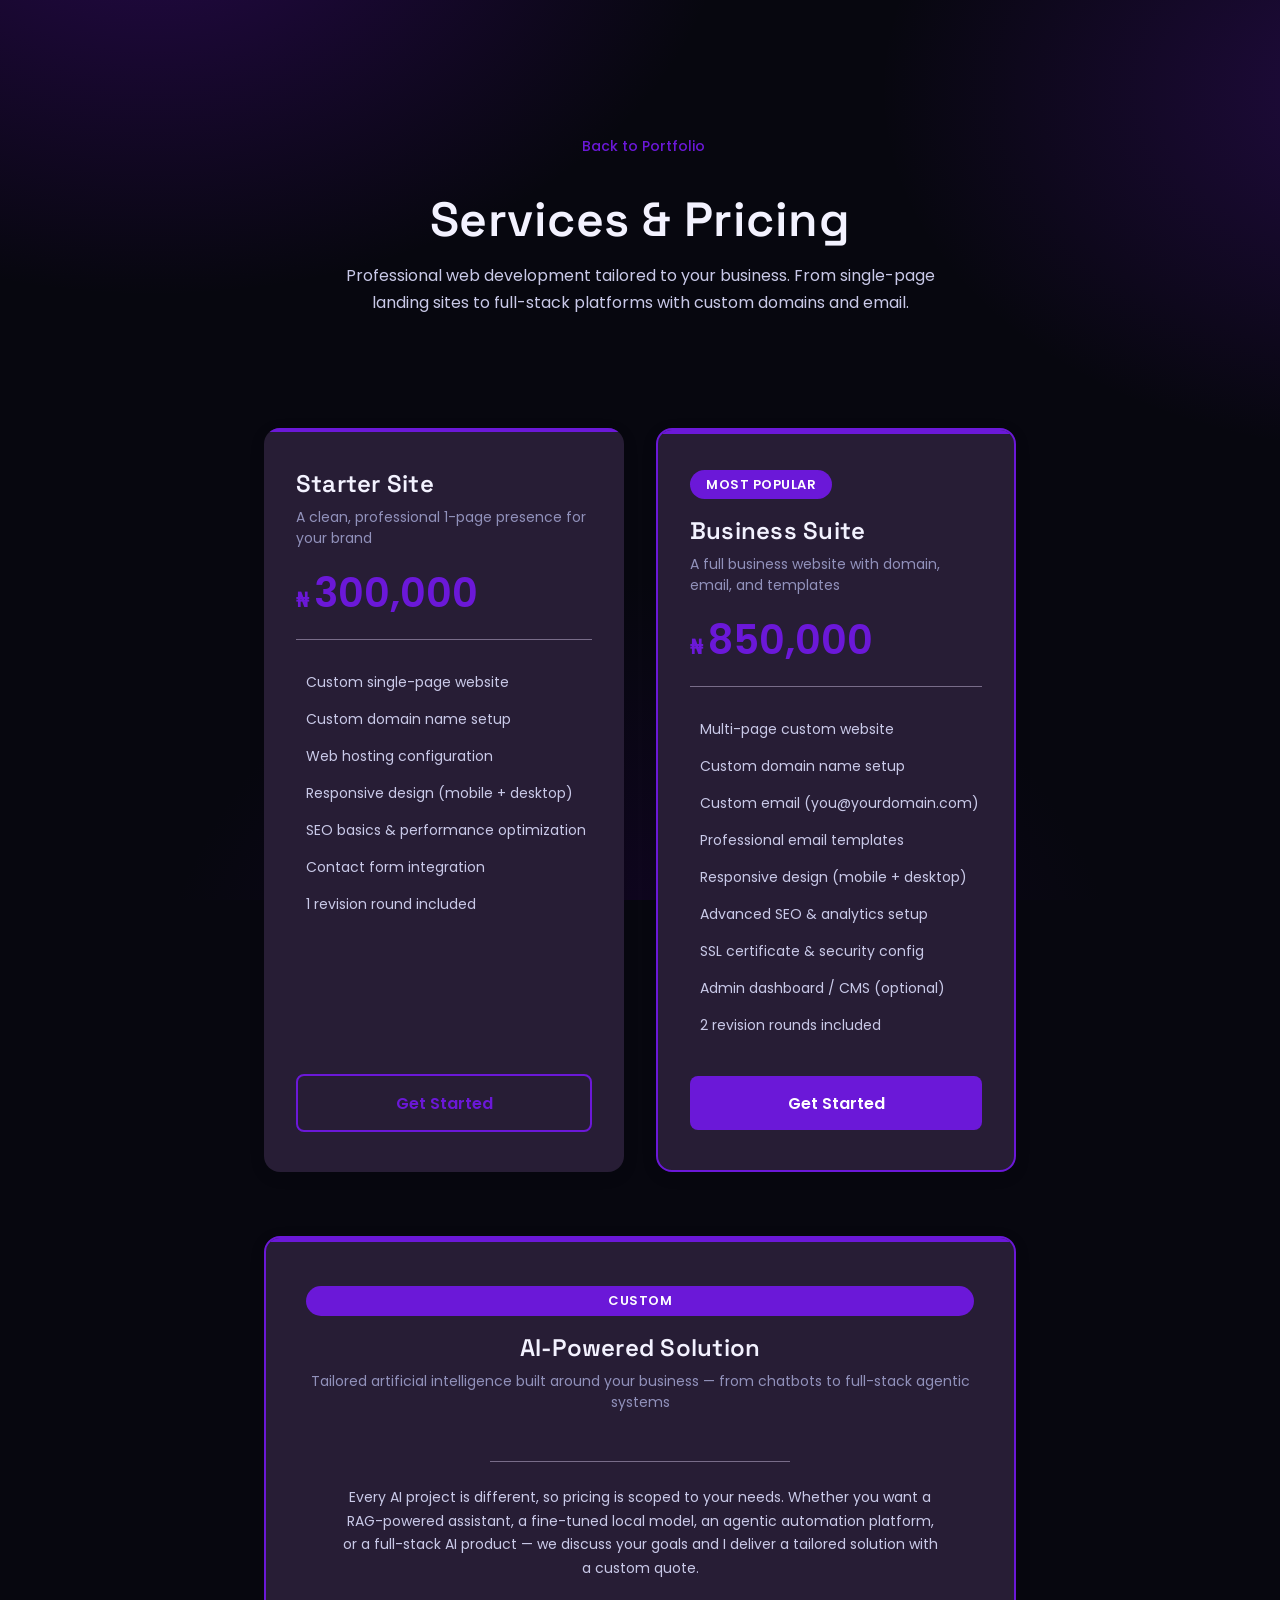
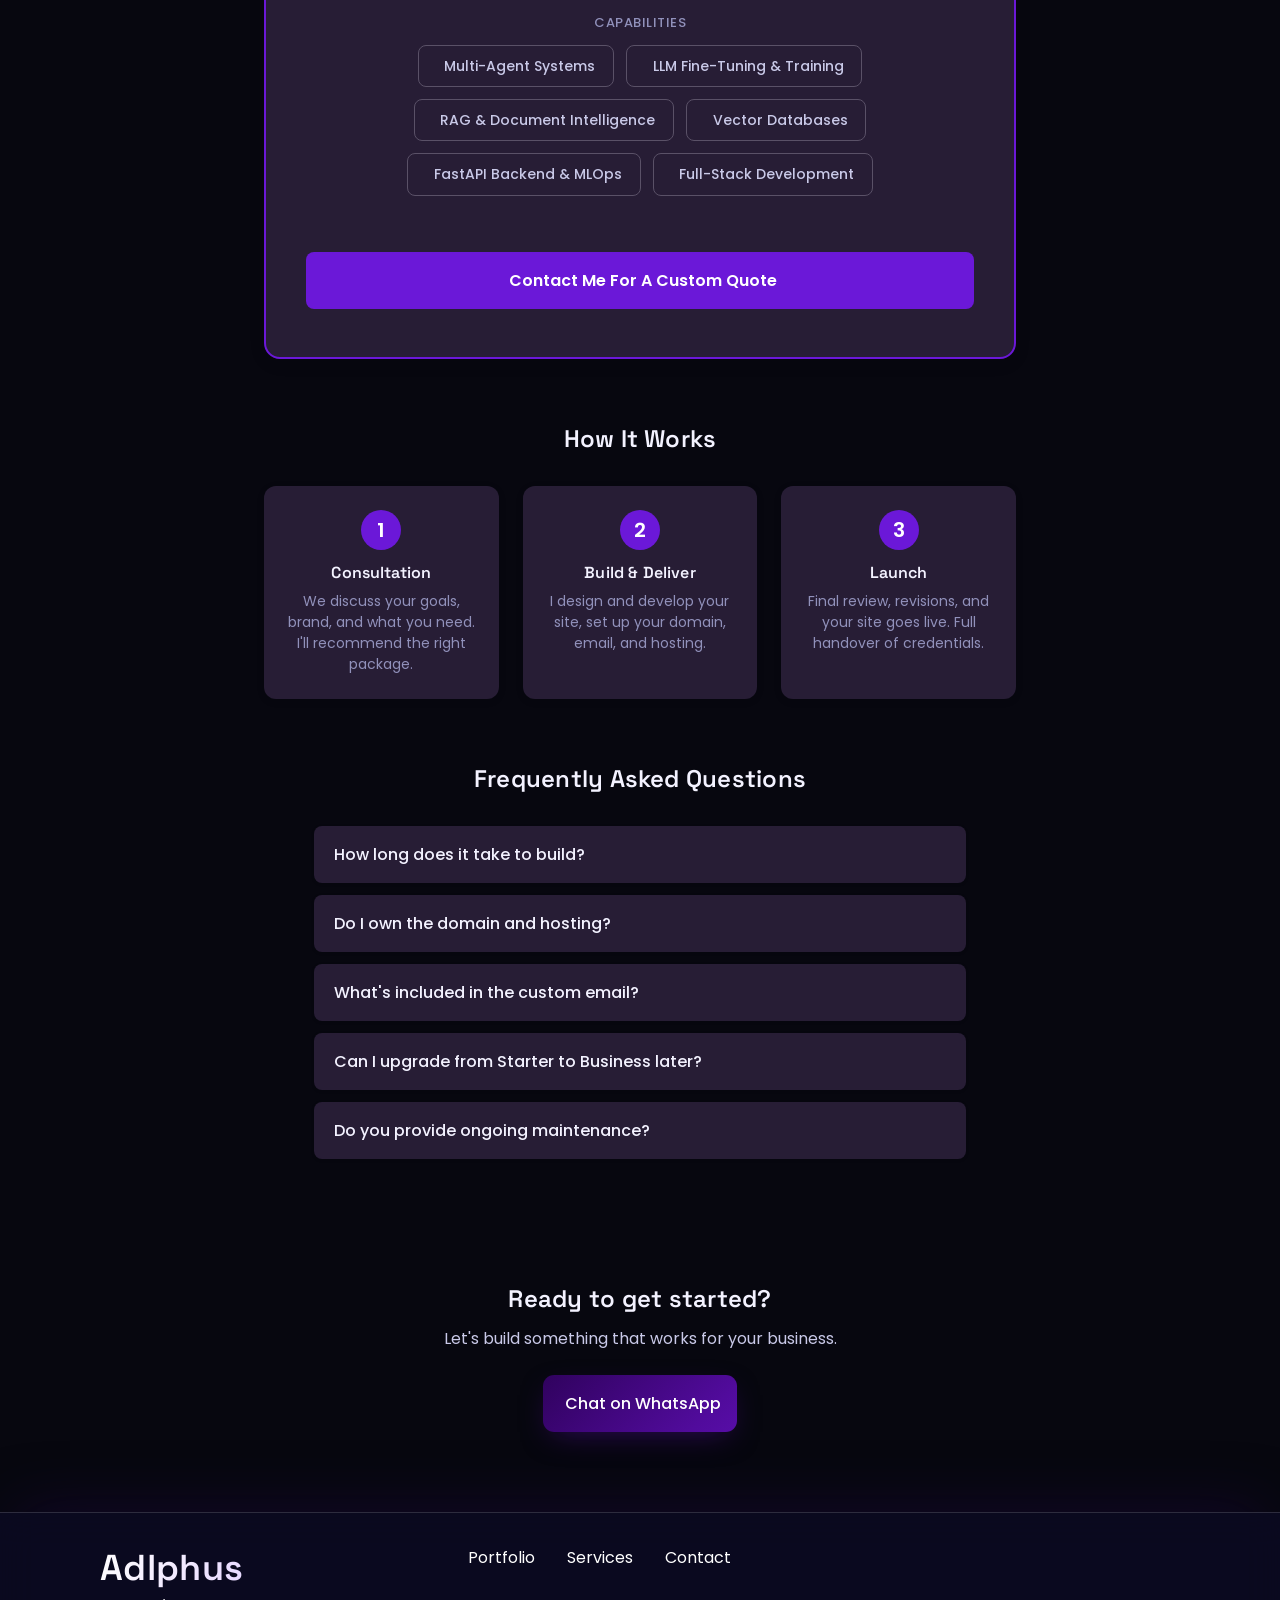
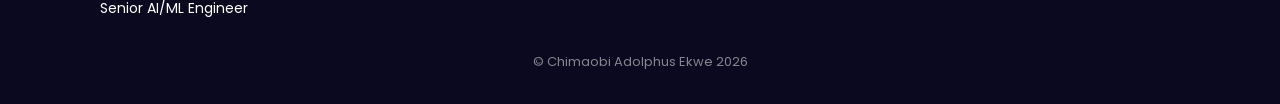
<file: pricing.html>
<!DOCTYPE html>
<html lang="en">
<head>
    <meta charset="UTF-8">
    <meta name="viewport" content="width=device-width, initial-scale=1.0">
    <meta name="description" content="Web development services by Ekwe Chimaobi Adolphus - Professional websites, custom domains, and email setups for businesses.">
    <meta name="author" content="Ekwe Chimaobi Adolphus">

    <link rel="icon" href="./assets/img/favicon.ico">
    <link rel="preconnect" href="https://fonts.googleapis.com">
    <link rel="preconnect" href="https://fonts.gstatic.com" crossorigin>
    <link rel="stylesheet" href="https://unicons.iconscout.com/release/v3.0.6/css/line.css">
    <link rel="stylesheet" href="./assets/css/styles.css">
    <link rel="stylesheet" href="./assets/css/glass.css">

    <title>Services & Pricing | Chimaobi Adolphus Ekwe</title>

    <style>
        /* ===== PRICING PAGE OVERRIDES ===== */
        .pricing-hero {
            padding: 8rem 1.5rem 4rem;
            text-align: center;
        }

        .pricing-hero h1 {
            font-size: var(--big-font-size);
            margin-bottom: var(--mb-0-75);
        }

        .pricing-hero p {
            color: var(--text-color);
            max-width: 600px;
            margin: 0 auto var(--mb-3);
            line-height: 1.7;
        }

        .pricing-hero .back-link {
            display: inline-flex;
            align-items: center;
            gap: 0.4rem;
            color: var(--first-color);
            font-size: var(--small-font-size);
            font-weight: var(--font-medium);
            margin-bottom: var(--mb-2);
            transition: opacity 0.3s;
        }

        .pricing-hero .back-link:hover {
            opacity: 0.7;
        }

        /* Pricing Grid */
        .pricing__grid {
            display: grid;
            grid-template-columns: repeat(2, 1fr);
            gap: 2rem;
            max-width: 800px;
            margin: 0 auto;
            padding: 0 1.5rem 4rem;
        }

        .pricing__card {
            background-color: var(--container-color);
            border-radius: 1rem;
            padding: 2.5rem 2rem;
            position: relative;
            box-shadow: 0 4px 16px rgba(0, 0, 0, 0.1);
            transition: transform 0.3s ease, box-shadow 0.3s ease;
            display: flex;
            flex-direction: column;
            overflow: hidden;
        }

        .pricing__card::before {
            content: '';
            position: absolute;
            top: 0;
            left: 0;
            right: 0;
            height: 4px;
            background: var(--first-color);
            border-radius: 1rem 1rem 0 0;
        }

        .pricing__card:hover {
            transform: translateY(-6px);
            box-shadow: 0 8px 32px rgba(0, 0, 0, 0.15);
        }

        .pricing__card--featured {
            border: 2px solid var(--first-color);
        }

        .pricing__badge {
            display: inline-block;
            background-color: var(--first-color);
            color: #fff;
            padding: 0.3rem 1rem;
            border-radius: 2rem;
            font-size: var(--smaller-font-size);
            font-weight: var(--font-semi-bold);
            text-transform: uppercase;
            letter-spacing: 0.5px;
            margin-bottom: var(--mb-1);
            align-self: flex-start;
        }

        .pricing__name {
            font-size: var(--h2-font-size);
            font-weight: var(--font-semi-bold);
            margin-bottom: var(--mb-0-5);
        }

        .pricing__tagline {
            color: var(--text-color-light);
            font-size: var(--small-font-size);
            margin-bottom: var(--mb-1-5);
        }

        .pricing__amount {
            display: flex;
            align-items: baseline;
            gap: 0.3rem;
            margin-bottom: var(--mb-1-5);
        }

        .pricing__currency {
            font-size: var(--h3-font-size);
            color: var(--first-color);
            font-weight: var(--font-semi-bold);
        }

        .pricing__value {
            font-size: 2.5rem;
            font-weight: var(--font-semi-bold);
            color: var(--first-color);
            line-height: 1;
        }

        .pricing__period {
            font-size: var(--small-font-size);
            color: var(--text-color-light);
        }

        .pricing__divider {
            width: 100%;
            height: 1px;
            background-color: var(--scroll-bar-color);
            margin-bottom: var(--mb-1-5);
        }

        .pricing__features {
            list-style: none;
            margin-bottom: var(--mb-2);
            flex: 1;
        }

        .pricing__feature {
            display: flex;
            align-items: flex-start;
            gap: 0.6rem;
            padding: 0.5rem 0;
            font-size: var(--small-font-size);
            color: var(--text-color);
        }

        .pricing__feature i {
            color: var(--first-color);
            font-size: 1rem;
            margin-top: 0.15rem;
            flex-shrink: 0;
        }

        .pricing__cta {
            display: block;
            width: 100%;
            text-align: center;
            padding: 0.9rem 1.5rem;
            border-radius: 0.5rem;
            font-weight: var(--font-semi-bold);
            font-size: var(--normal-font-size);
            transition: all 0.3s ease;
            cursor: pointer;
            border: none;
            font-family: var(--body-font);
        }

        .pricing__cta--primary {
            background-color: var(--first-color);
            color: #fff;
        }

        .pricing__cta--primary:hover {
            background-color: var(--first-color-alt);
            color: #fff;
        }

        .pricing__cta--outline {
            background-color: transparent;
            color: var(--first-color);
            border: 2px solid var(--first-color);
        }

        .pricing__cta--outline:hover {
            background-color: var(--first-color);
            color: #fff;
        }

        /* Custom AI Package */
        .pricing__custom {
            max-width: 800px;
            margin: 0 auto 4rem;
            padding: 0 1.5rem;
        }

        .pricing__card--custom {
            border: 2px solid var(--first-color);
            text-align: center;
            padding: 3rem 2.5rem;
        }

        .pricing__card--custom .pricing__divider {
            max-width: 300px;
            margin: var(--mb-1-5) auto;
        }

        .pricing__custom-badge {
            display: inline-block;
            background-color: var(--first-color);
            color: #fff;
            padding: 0.3rem 1rem;
            border-radius: 2rem;
            font-size: var(--smaller-font-size);
            font-weight: var(--font-semi-bold);
            text-transform: uppercase;
            letter-spacing: 0.5px;
            margin-bottom: var(--mb-1);
        }

        .pricing__custom-desc {
            color: var(--text-color);
            font-size: var(--small-font-size);
            line-height: 1.7;
            max-width: 600px;
            margin: 0 auto var(--mb-2);
        }

        .pricing__proof {
            margin-bottom: var(--mb-2);
        }

        .pricing__proof-label {
            display: block;
            font-size: var(--smaller-font-size);
            color: var(--text-color-light);
            text-transform: uppercase;
            letter-spacing: 0.5px;
            font-weight: var(--font-medium);
            margin-bottom: var(--mb-0-75);
        }

        .pricing__proof-links {
            display: flex;
            flex-wrap: wrap;
            justify-content: center;
            gap: 0.75rem;
        }

        .pricing__proof-link {
            display: inline-flex;
            align-items: center;
            gap: 0.5rem;
            background-color: var(--container-color);
            border: 1px solid var(--scroll-thumb-color);
            color: var(--text-color);
            padding: 0.6rem 1.1rem;
            border-radius: 0.5rem;
            font-size: var(--small-font-size);
            font-weight: var(--font-medium);
            transition: all 0.3s ease;
        }

        .pricing__proof-link:hover {
            border-color: var(--first-color);
            color: var(--first-color);
            transform: translateY(-2px);
        }

        .pricing__custom-cta {
            display: inline-block;
            padding: 1rem 2.5rem;
        }

        /* Process Section */
        .process {
            padding: 0 1.5rem 4rem;
            max-width: 800px;
            margin: 0 auto;
        }

        .process__title {
            text-align: center;
            font-size: var(--h2-font-size);
            margin-bottom: var(--mb-2);
        }

        .process__steps {
            display: grid;
            grid-template-columns: repeat(3, 1fr);
            gap: 1.5rem;
        }

        .process__step {
            text-align: center;
            padding: 1.5rem 1rem;
            background-color: var(--container-color);
            border-radius: 0.75rem;
            box-shadow: 0 2px 8px rgba(0, 0, 0, 0.08);
        }

        .process__number {
            display: inline-flex;
            align-items: center;
            justify-content: center;
            width: 2.5rem;
            height: 2.5rem;
            border-radius: 50%;
            background-color: var(--first-color);
            color: #fff;
            font-weight: var(--font-semi-bold);
            font-size: var(--h3-font-size);
            margin-bottom: var(--mb-0-75);
        }

        .process__step h3 {
            font-size: var(--normal-font-size);
            margin-bottom: var(--mb-0-5);
        }

        .process__step p {
            font-size: var(--small-font-size);
            color: var(--text-color-light);
            line-height: 1.5;
        }

        /* FAQ */
        .faq {
            padding: 0 1.5rem 4rem;
            max-width: 700px;
            margin: 0 auto;
        }

        .faq__title {
            text-align: center;
            font-size: var(--h2-font-size);
            margin-bottom: var(--mb-2);
        }

        .faq__item {
            background-color: var(--container-color);
            border-radius: 0.5rem;
            margin-bottom: var(--mb-0-75);
            overflow: hidden;
            box-shadow: 0 1px 4px rgba(0, 0, 0, 0.06);
        }

        .faq__question {
            width: 100%;
            padding: 1rem 1.25rem;
            display: flex;
            justify-content: space-between;
            align-items: center;
            background: none;
            border: none;
            color: var(--title-color);
            font-size: var(--normal-font-size);
            font-weight: var(--font-medium);
            font-family: var(--body-font);
            cursor: pointer;
            text-align: left;
        }

        .faq__question i {
            color: var(--first-color);
            transition: transform 0.3s;
        }

        .faq__item.active .faq__question i {
            transform: rotate(180deg);
        }

        .faq__answer {
            max-height: 0;
            overflow: hidden;
            transition: max-height 0.3s ease;
        }

        .faq__item.active .faq__answer {
            max-height: 200px;
        }

        .faq__answer p {
            padding: 0 1.25rem 1rem;
            font-size: var(--small-font-size);
            color: var(--text-color);
            line-height: 1.6;
        }

        /* Footer CTA */
        .footer-cta {
            text-align: center;
            padding: 3rem 1.5rem 4rem;
        }

        .footer-cta h2 {
            font-size: var(--h2-font-size);
            margin-bottom: var(--mb-0-75);
        }

        .footer-cta p {
            color: var(--text-color);
            margin-bottom: var(--mb-1-5);
        }

        .footer-cta a {
            display: inline-flex;
            align-items: center;
            gap: 0.4rem;
        }

        /* Responsive */
        @media screen and (max-width: 600px) {
            .pricing__grid {
                grid-template-columns: 1fr;
            }

            .process__steps {
                grid-template-columns: 1fr;
            }
        }
    </style>
</head>
<body class="dark-theme">

    <main>
        <!-- Hero -->
        <section class="pricing-hero">
            <a href="index.html" class="back-link">
                <i class="uil uil-arrow-left"></i> Back to Portfolio
            </a>
            <h1>Services & Pricing</h1>
            <p>Professional web development tailored to your business. From single-page landing sites to full-stack platforms with custom domains and email.</p>
        </section>

        <!-- Pricing Cards -->
        <div class="pricing__grid">
            <!-- Starter Package -->
            <div class="pricing__card">
                <h2 class="pricing__name">Starter Site</h2>
                <p class="pricing__tagline">A clean, professional 1-page presence for your brand</p>

                <div class="pricing__amount">
                    <span class="pricing__currency">&#8358;</span>
                    <span class="pricing__value">300,000</span>
                </div>

                <div class="pricing__divider"></div>

                <ul class="pricing__features">
                    <li class="pricing__feature">
                        <i class="uil uil-check-circle"></i>
                        <span>Custom single-page website</span>
                    </li>
                    <li class="pricing__feature">
                        <i class="uil uil-check-circle"></i>
                        <span>Custom domain name setup</span>
                    </li>
                    <li class="pricing__feature">
                        <i class="uil uil-check-circle"></i>
                        <span>Web hosting configuration</span>
                    </li>
                    <li class="pricing__feature">
                        <i class="uil uil-check-circle"></i>
                        <span>Responsive design (mobile + desktop)</span>
                    </li>
                    <li class="pricing__feature">
                        <i class="uil uil-check-circle"></i>
                        <span>SEO basics & performance optimization</span>
                    </li>
                    <li class="pricing__feature">
                        <i class="uil uil-check-circle"></i>
                        <span>Contact form integration</span>
                    </li>
                    <li class="pricing__feature">
                        <i class="uil uil-check-circle"></i>
                        <span>1 revision round included</span>
                    </li>
                </ul>

                <a href="https://wa.me/+2347046655760?text=Hi%20Chimaobi%2C%20I%27m%20interested%20in%20the%20Starter%20Site%20package." target="_blank" rel="noopener noreferrer" class="pricing__cta pricing__cta--outline">
                    Get Started
                </a>
            </div>

            <!-- Business Package -->
            <div class="pricing__card pricing__card--featured">
                <span class="pricing__badge">Most Popular</span>
                <h2 class="pricing__name">Business Suite</h2>
                <p class="pricing__tagline">A full business website with domain, email, and templates</p>

                <div class="pricing__amount">
                    <span class="pricing__currency">&#8358;</span>
                    <span class="pricing__value">850,000</span>
                </div>

                <div class="pricing__divider"></div>

                <ul class="pricing__features">
                    <li class="pricing__feature">
                        <i class="uil uil-check-circle"></i>
                        <span>Multi-page custom website</span>
                    </li>
                    <li class="pricing__feature">
                        <i class="uil uil-check-circle"></i>
                        <span>Custom domain name setup</span>
                    </li>
                    <li class="pricing__feature">
                        <i class="uil uil-check-circle"></i>
                        <span>Custom email (you@yourdomain.com)</span>
                    </li>
                    <li class="pricing__feature">
                        <i class="uil uil-check-circle"></i>
                        <span>Professional email templates</span>
                    </li>
                    <li class="pricing__feature">
                        <i class="uil uil-check-circle"></i>
                        <span>Responsive design (mobile + desktop)</span>
                    </li>
                    <li class="pricing__feature">
                        <i class="uil uil-check-circle"></i>
                        <span>Advanced SEO & analytics setup</span>
                    </li>
                    <li class="pricing__feature">
                        <i class="uil uil-check-circle"></i>
                        <span>SSL certificate & security config</span>
                    </li>
                    <li class="pricing__feature">
                        <i class="uil uil-check-circle"></i>
                        <span>Admin dashboard / CMS (optional)</span>
                    </li>
                    <li class="pricing__feature">
                        <i class="uil uil-check-circle"></i>
                        <span>2 revision rounds included</span>
                    </li>
                </ul>

                <a href="https://wa.me/+2347046655760?text=Hi%20Chimaobi%2C%20I%27m%20interested%20in%20the%20Business%20Suite%20package." target="_blank" rel="noopener noreferrer" class="pricing__cta pricing__cta--primary">
                    Get Started
                </a>
            </div>
        </div>

        <!-- Custom AI Package -->
        <section class="pricing__custom">
            <div class="pricing__card pricing__card pricing__card--custom">
                <span class="pricing__custom-badge">Custom</span>
                <h2 class="pricing__name">AI-Powered Solution</h2>
                <p class="pricing__tagline">Tailored artificial intelligence built around your business — from chatbots to full-stack agentic systems</p>

                <div class="pricing__divider"></div>

                <p class="pricing__custom-desc">
                    Every AI project is different, so pricing is scoped to your needs. Whether you want a RAG-powered assistant,
                    a fine-tuned local model, an agentic automation platform, or a full-stack AI product — we discuss your goals
                    and I deliver a tailored solution with a custom quote.
                </p>

                <div class="pricing__proof">
                    <span class="pricing__proof-label">Capabilities</span>
                    <div class="pricing__proof-links">
                        <span class="pricing__proof-link"><i class="uil uil-robot"></i> Multi-Agent Systems</span>
                        <span class="pricing__proof-link"><i class="uil uil-brain"></i> LLM Fine-Tuning & Training</span>
                        <span class="pricing__proof-link"><i class="uil uil-file-search-alt"></i> RAG & Document Intelligence</span>
                        <span class="pricing__proof-link"><i class="uil uil-database"></i> Vector Databases</span>
                        <span class="pricing__proof-link"><i class="uil uil-server-network"></i> FastAPI Backend & MLOps</span>
                        <span class="pricing__proof-link"><i class="uil uil-layer-group"></i> Full-Stack Development</span>
                    </div>
                </div>

                <a href="https://wa.me/+2347046655760?text=Hi%20Chimaobi%2C%20I%27m%20interested%20in%20a%20custom%20AI%20solution.%20Let%27s%20connect." target="_blank" rel="noopener noreferrer" class="pricing__cta pricing__cta--primary pricing__custom-cta" style="display: inline-block; margin-top: 1.5rem;">
                    <i class="uil uil-comment-alt-message" style="margin-right: 0.4rem;"></i>
                    Contact Me For A Custom Quote
                </a>
            </div>
        </section>

        <!-- How It Works -->
        <section class="process">
            <h2 class="process__title">How It Works</h2>
            <div class="process__steps">
                <div class="process__step">
                    <span class="process__number">1</span>
                    <h3>Consultation</h3>
                    <p>We discuss your goals, brand, and what you need. I'll recommend the right package.</p>
                </div>
                <div class="process__step">
                    <span class="process__number">2</span>
                    <h3>Build & Deliver</h3>
                    <p>I design and develop your site, set up your domain, email, and hosting.</p>
                </div>
                <div class="process__step">
                    <span class="process__number">3</span>
                    <h3>Launch</h3>
                    <p>Final review, revisions, and your site goes live. Full handover of credentials.</p>
                </div>
            </div>
        </section>

        <!-- FAQ -->
        <section class="faq">
            <h2 class="faq__title">Frequently Asked Questions</h2>

            <div class="faq__item">
                <button class="faq__question">
                    <span>How long does it take to build?</span>
                    <i class="uil uil-angle-down"></i>
                </button>
                <div class="faq__answer">
                    <p>Starter sites take 3-5 business days. Business Suite projects take 7-14 business days depending on complexity and how quickly we finalize requirements.</p>
                </div>
            </div>

            <div class="faq__item">
                <button class="faq__question">
                    <span>Do I own the domain and hosting?</span>
                    <i class="uil uil-angle-down"></i>
                </button>
                <div class="faq__answer">
                    <p>Yes. Everything is registered under your name. I handle the setup and hand over all credentials once the project is complete.</p>
                </div>
            </div>

            <div class="faq__item">
                <button class="faq__question">
                    <span>What's included in the custom email?</span>
                    <i class="uil uil-angle-down"></i>
                </button>
                <div class="faq__answer">
                    <p>The Business Suite includes a professional email address (e.g., info@yourdomain.com) with inbox setup, plus branded email templates for common communications.</p>
                </div>
            </div>

            <div class="faq__item">
                <button class="faq__question">
                    <span>Can I upgrade from Starter to Business later?</span>
                    <i class="uil uil-angle-down"></i>
                </button>
                <div class="faq__answer">
                    <p>Absolutely. You only pay the difference between the two packages. Your existing site and domain carry over.</p>
                </div>
            </div>

            <div class="faq__item">
                <button class="faq__question">
                    <span>Do you provide ongoing maintenance?</span>
                    <i class="uil uil-angle-down"></i>
                </button>
                <div class="faq__answer">
                    <p>Yes. After launch, I offer monthly maintenance packages for updates, security patches, and content changes. We can discuss this after your site goes live.</p>
                </div>
            </div>
        </section>

        <!-- CTA -->
        <section class="footer-cta">
            <h2>Ready to get started?</h2>
            <p>Let's build something that works for your business.</p>
            <a href="https://wa.me/+2347046655760?text=Hi%20Chimaobi%2C%20I%27d%20like%20to%20discuss%20a%20project." target="_blank" rel="noopener noreferrer" class="button button--flex" style="display: inline-flex;">
                <i class="uil uil-whatsapp"></i> Chat on WhatsApp
            </a>
        </section>
    </main>

    <!-- Footer -->
    <footer class="footer">
        <div class="footer__bg">
            <div class="footer__container container grid">
                <div>
                    <h1 class="footer__title">Ad<i class="uil uil-brain"></i>lphus</h1>
                    <span class="footer__subtitle">Senior AI/ML Engineer</span>
                </div>
                <ul class="footer__links">
                    <li><a href="index.html" class="footer__link">Portfolio</a></li>
                    <li><a href="index.html#services" class="footer__link">Services</a></li>
                    <li><a href="index.html#contact" class="footer__link">Contact</a></li>
                </ul>
                <div class="footer__socials">
                    <a href="https://github.com/OrdenWills/" target="_blank" class="footer__social">
                        <i class="uil uil-github-alt"></i>
                    </a>
                    <a href="https://www.linkedin.com/in/ekwe-chimaobi-adolphus" target="_blank" class="footer__social">
                        <i class="uil uil-linkedin-alt"></i>
                    </a>
                    <a href="https://twitter.com/orden_wills" target="_blank" class="footer__social">
                        <i class="uil uil-twitter-alt"></i>
                    </a>
                </div>
            </div>
            <p class="footer__copy">&#169; Chimaobi Adolphus Ekwe <span id="footer-year"></span></p>
        </div>
    </footer>

    <script>
        var currentYear = new Date().getFullYear();
        var footerYear = document.getElementById('footer-year');
        if (footerYear) footerYear.textContent = currentYear;

        // FAQ Accordion
        document.querySelectorAll('.faq__question').forEach(btn => {
            btn.addEventListener('click', () => {
                const item = btn.parentElement;
                const wasActive = item.classList.contains('active');
                document.querySelectorAll('.faq__item').forEach(i => i.classList.remove('active'));
                if (!wasActive) item.classList.add('active');
            });
        });
    </script>
</body>
</html>
</file>
<file: assets/css/styles.css>
/*========== GOOGLE FONTS ==========*/
@import url("https://fonts.googleapis.com/css2?family=Poppins:wght@400;500;600&display=swap");
/*==================== VARIABLES CSS ====================*/
:root {
  --header-height: 3rem;
  /*========== Colors ==========*/
  /* Change favorite color */
  --hue-color: 250;
  /*Purple 250 - Green 142 - Blue 230 - Pink 340*/
  /* HSL color mode */
  --first-color: hsl(var(--hue-color), 69%, 61%);
  --first-color-second: hsl(var(--hue-color), 69%, 61%);
  --first-color-alt: hsl(var(--hue-color), 57%, 53%);
  --first-color-lighter: hsl(var(--hue-color), 92%, 85%);
  --title-color: hsl(var(--hue-color), 8%, 15%);
  --text-color: hsl(var(--hue-color), 8%, 45%);
  --text-color-light: hsl(var(--hue-color), 8%, 65%);
  --input-color: hsl(var(--hue-color), 70%, 96%);
  --body-color: hsl(var(--hue-color), 60%, 99%);
  --container-color: #FFF;
  --scroll-bar-color: hsl(var(--hue-color), 12%, 90%);
  --scroll-thumb-color: hsl(var(--hue-color), 12%, 80%);
  /*========== Font and typography ==========*/
  --body-font: 'Poppins', sans-serif;
  --big-font-size: 2rem;
  --h1-font-size: 1.5rem;
  --h2-font-size: 1.25rem;
  --h3-font-size: 1.125rem;
  --normal-font-size: .938rem;
  --small-font-size: .813rem;
  --smaller-font-size: .75rem;
  /*========== Font weight ==========*/
  --font-medium: 500;
  --font-semi-bold: 600;
  /*========== Margenes Bottom ==========*/
  --mb-0-25: .25rem;
  --mb-0-5: .5rem;
  --mb-0-75: .75rem;
  --mb-1: 1rem;
  --mb-1-5: 1.5rem;
  --mb-2: 2rem;
  --mb-2-5: 2.5rem;
  --mb-3: 3rem;
  /*========== z index ==========*/
  --z-tooltip: 10;
  --z-fixed: 100;
  --z-modal: 1000;
}

@media screen and (min-width: 968px) {
  :root {
    --big-font-size: 3rem;
    --h1-font-size: 2.25rem;
    --h2-font-size: 1.5rem;
    --h3-font-size: 1.25rem;
    --normal-font-size: 1rem;
    --small-font-size: .875rem;
    --smaller-font-size: .813rem;
  }
}

/*========== Variables Dark theme ==========*/
body.dark-theme {
  /* HSL color mode */
  --first-color-second: hsl(var(--hue-color), 30%, 8%);
  --title-color: hsl(var(--hue-color), 8%, 95%);
  --text-color: hsl(var(--hue-color), 8%, 75%);
  --input-color: hsl(var(--hue-color), 29%, 16%);
  --body-color: hsl(var(--hue-color), 28%, 12%);
  --container-color: hsl(var(--hue-color), 29%, 16%);
  --scroll-bar-color: hsl(var(--hue-color), 12%, 48%);
  --scroll-thumb-color: hsl(var(--hue-color), 12%, 36%);
}

/*========== Button Dark/Light ==========*/
.nav__btns {
  display: flex;
  align-items: center;
}

.change-theme {
  font-size: 1.25rem;
  color: var(--title-color);
  margin-right: var(--mb-1);
  cursor: pointer;
}

.change-theme:hover {
  color: var(--first-color);
}

/*==================== BASE ====================*/
* {
  box-sizing: border-box;
  padding: 0;
  margin: 0;
}

html {
  scroll-behavior: smooth;
}

body {
  margin: 0 0 var(--header-height) 0;
  font-family: var(--body-font);
  font-size: var(--normal-font-size);
  background-color: var(--body-color);
  color: var(--text-color);
}

h1, h2, h3, h4 {
  color: var(--title-color);
  font-weight: var(--font-semi-bold);
}

ul {
  list-style: none;
}

a {
  text-decoration: none;
}

img {
  max-width: 100%;
  height: auto;
}

/*==================== REUSABLE CSS CLASSES ====================*/
.section {
  padding: 2rem 0 4rem;
}

.section__title {
  font-size: var(--h1-font-size);
  color: var(--title-color);
}

.section__subtitle {
  display: block;
  font-size: var(--small-font-size);
  margin-bottom: var(--mb-3);
}

.section__title, .section__subtitle {
  text-align: center;
}

/*==================== LAYOUT ====================*/
.container {
  max-width: 768px;
  margin-left: var(--mb-1-5);
  margin-right: var(--mb-1-5);
}

.grid {
  display: grid;
  gap: 1.5rem;
}

.header {
  width: 100%;
  position: fixed;
  bottom: 0;
  left: 0;
  z-index: var(--z-fixed);
  background-color: var(--body-color);
}

/*==================== NAV ====================*/
.nav {
  max-width: 968px;
  height: var(--header-height);
  display: flex;
  justify-content: space-between;
  align-items: center;
}

.nav__logo, .nav__toggle {
  transition: .3s;
  color: var(--title-color);
  font-weight: var(--font-medium);
}

.nav__logo:hover {
  color: var(--first-color);
  transition: .3s;
}

.nav__toggle {
  font-size: 1.1rem;
  cursor: pointer;
}

.nav__toggle:hover {
  color: var(--first-color);
}

@media screen and (max-width: 767px) {
  .nav__menu {
    position: fixed;
    bottom: -100%;
    left: 0;
    width: 100%;
    background-color: var(--body-color);
    padding: 2rem 1.5rem 4rem;
    box-shadow: 0 -1px 4px rgba(0, 0, 0, 0.15);
    border-radius: 1.5rem 1.5rem 0 0;
    transition: .3s;
  }
}

.nav__list {
  grid-template-columns: repeat(3, 1fr);
  gap: 2rem;
}

.nav__link {
  transition: .3s;
  display: flex;
  flex-direction: column;
  align-items: center;
  font-size: var(--small-font-size);
  color: var(--title-color);
  font-weight: var(--font-medium);
}

.nav__link:hover {
  color: var(--first-color);
  transition: .3s;
}

.nav__icon {
  font-size: 1.2rem;
}

.nav__close {
  position: absolute;
  right: 1.3rem;
  bottom: .5rem;
  font-size: 1.5rem;
  cursor: pointer;
  color: var(--first-color);
}

.nav__close:hover {
  color: var(--first-color-alt);
}

/* show menu */
.show-menu {
  bottom: 0;
}

/* Active link */
.active-link {
  color: var(--first-color);
}

/* Change background header */
.scroll-header {
  box-shadow: 0 -1px 4px rgba(0, 0, 0, 0.15);
}

/*==================== HOME ====================*/
.home__container {
  gap: 1rem;
}

.home__content {
  grid-template-columns: .5fr 3fr;
  padding-top: 3.5rem;
  align-items: center;
}

.home__social {
  display: grid;
  grid-template-columns: max-content;
  row-gap: 1rem;
}

.home__social-icon {
  font-size: 1.25rem;
  color: var(--first-color);
}

.home__social-icon:hover {
  color: var(--first-color-alt);
}

.home__blob {
  width: 200px;
  fill: var(--first-color);
}

.home__blob-img {
  width: 170px;
}

.home__data {
  grid-column: 1/3;
}

.home__title {
  font-size: var(--big-font-size);
}

.home__subtitle {
  font-size: var(--h3-font-size);
  color: var(--text-color);
  font-weight: var(--font-medium);
  margin-bottom: var(--mb-0-75);
}

.home__description {
  margin-bottom: var(--mb-2);
}

.home__scroll {
  display: none;
}

.home__scroll-button {
  color: var(--first-color);
  transition: .3s;
}

.home__scroll-button:hover {
  transform: translateY(0.25rem);
}

.home__scroll-mouse {
  font-size: 2rem;
}

.home__scroll-name {
  font-size: var(--small-font-size);
  color: var(--title-color);
  font-weight: var(--font-medium);
  margin-right: var(--mb-0-25);
}

.home__scroll-arrow {
  font-size: 1.25rem;
}

/*========== BUTTONS ==========*/
.button {
  display: inline-block;
  background-color: var(--first-color);
  color: #FFF;
  padding: 1rem;
  border-radius: .5rem;
  font-weight: var(--font-medium);
}

.button[type="submit"] {
  border: 0;
  background: none;
  box-shadow: none;
  border-radius: 0px;
  background-color: var(--first-color);
  color: #FFF;
  padding: 1rem;
  border-radius: .5rem;
  font-family: var(--body-font);
  font-weight: var(--font-medium);
}

.button:hover {
  background-color: var(--first-color-alt);
}

.button__icon {
  font-size: 1.25rem;
  margin-left: var(--mb-0-5);
  transition: .3s;
}

.button--white {
  background-color: #FFF;
  color: var(--first-color);
}

.button--white:hover {
  background-color: #FFF;
}

.button--flex {
  display: inline-flex;
  align-items: center;
}

.button--small {
  padding: .75rem 1rem;
}

.button--link {
  padding: 0;
  background-color: transparent;
  color: var(--first-color);
}

.button--link:hover {
  background-color: transparent;
  color: var(--first-color-alt);
}

/*==================== ABOUT ====================*/
.about__img {
  width: 200px;
  border-radius: .5rem;
  justify-self: center;
  align-self: center;
  margin-bottom: 50px;
}

.about__description {
  text-align: center;
  margin-bottom: var(--mb-2-5);
}

.about__info {
  display: flex;
  justify-content: space-evenly;
  margin-bottom: var(--mb-2-5);
}

.about__info-title {
  font-size: var(--h2-font-size);
  font-weight: var(--font-semi-bold);
  color: var(--title-color);
}

.about__info-name {
  font-size: var(--smaller-font-size);
}

.about__info-title, .about__info-name {
  display: block;
  text-align: center;
}

.about__buttons {
  display: flex;
  justify-content: center;
}

.home__donlinks {
  margin-top: var(--mb-2);
}

.bmc__logo {
  margin-top: var(--mb-1);
  margin-right: var(--mb-1);
  height: 35px;
  width: auto;
}

/*==================== SKILLS ====================*/
.skills__container {
  row-gap: 0;
}

.skills__header {
  display: flex;
  align-items: center;
  margin-bottom: var(--mb-2-5);
  cursor: pointer;
}

.skills__icon, .skills__arrow {
  font-size: 2rem;
  color: var(--first-color);
}

.skills__icon {
  margin-right: var(--mb-0-75);
}

.skills__title {
  font-size: var(--h3-font-size);
}

.skills__subtitle {
  font-size: var(--smaller-font-size);
  color: var(--text-color-light);
}

.skills__arrow {
  margin-left: auto;
  transition: .4s;
}

.skills__list {
  row-gap: 1.5rem;
  padding-left: 2.7rem;
}

.skills__titles {
  display: flex;
  justify-content: space-between;
  margin-bottom: var(--mb-0-5);
}

.skills__name {
  font-size: var(--normal-font-size);
  font-weight: var(--font-medium);
}

.skills__bar, .skills__percentage {
  height: 5px;
  border-radius: .25rem;
}

.skills__bar {
  background-color: var(--first-color-lighter);
}

.skills__percentage {
  display: block;
  background-color: var(--first-color);
}

.skills__html {
  width: 100%;
}

.skills__css {
  width: 100%;
}

.skills__js {
  width: 100%;
}

.skills__react {
  width: 85%;
}

.skills__javas {
  width: 80%;
}

.skills__node {
  width: 80%;
}

.skills__firebase {
  width: 60%;
}

.skills__pythons {
  width: 100%;
}

.skills__frameworks {
  width: 100%;
}

.skills__cv {
  width: 100%;
}

.skills__nlp {
  width: 100%;
}

.skills__ap {
  width: 100%;
}

.skills__ps {
  width: 100%;
}

.skills__dav {
  width: 100%;
}

.skills__python {
  width: 100%;
}

.skills__cpp {
  width: 100%;
}

.skills__sql {
  width: 100%;
}

.skills__gcp {
  width: 100%;
}

.skills__aws {
  width: 100%;
}

.skills__gpu {
  width: 100%;
}

.skills__pt {
  width: 100%;
}

.skills__git {
  width: 100%;
}

.skills__linux {
  width: 100%;
}

.skills__sd {
  width: 100%;
}

.skills__lead {
  width: 100%;
}

.skills__tm {
  width: 100%;
}

.skills__com {
  width: 100%;
}

.skills__close .skills__list {
  height: 0px;
  overflow: hidden;
}

.skills__open .skills__list {
  height: max-content;
  margin-bottom: var(--mb-2-5);
}

.skills__open .skills__arrow {
  transform: rotate(-180deg);
}

/*==================== SKILL TAGS ====================*/
.skills__tags {
  display: flex;
  flex-wrap: wrap;
  gap: 0.75rem;
  padding-top: 1rem;
}

.skill__tag {
  background-color: var(--first-color-lighter);
  color: var(--first-color);
  padding: 0.5rem 1rem;
  border-radius: 0.5rem;
  font-size: var(--small-font-size);
  font-weight: var(--font-medium);
}

body.dark-theme .skill__tag {
  background-color: var(--container-color);
  border: 1px solid var(--text-color-light);
}

/*==================== QUALIFICATION ====================*/
.qualification__tabs {
  display: flex;
  justify-content: space-evenly;
  margin-bottom: var(--mb-2);
}

.qualification__button {
  font-size: var(--h3-font-size);
  font-weight: var(--font-medium);
  cursor: pointer;
}

.qualification__button:hover {
  color: var(--first-color);
}

.qualification__icon {
  font-size: 1.8rem;
  margin-right: var(--mb-0-25);
}

.qualification__data {
  display: grid;
  grid-template-columns: 1fr max-content 1fr;
  column-gap: 1.5rem;
}

.qualification__title {
  font-size: var(--normal-font-size);
  font-weight: var(--font-medium);
}

.qualification__subtitle {
  display: inline-block;
  font-size: var(--small-font-size);
  margin-bottom: var(--mb-1);
}

.qualification__calendar {
  font-size: var(--smaller-font-size);
  color: var(--text-color-light);
}

.qualification__rounder {
  display: inline-block;
  width: 13px;
  height: 13px;
  background-color: var(--first-color);
  border-radius: 50%;
}

.qualification__line {
  display: block;
  width: 1px;
  height: 100%;
  background-color: var(--first-color);
  transform: translate(6px, -7px);
}

.qualification [data-content] {
  display: none;
}

.qualification__active[data-content] {
  display: block;
}

.qualification__button.qualification__active {
  color: var(--first-color);
}

/*==================== SERVICES ====================*/
.services__container {
  gap: 1.5rem;
  grid-template-columns: repeat(2, 1fr);
}

.services__content {
  position: relative;
  background-color: var(--container-color);
  padding: 3.5rem .5rem 1.25rem 1.5rem;
  border-radius: .25rem;
  box-shadow: 0 2px 4px rgba(0, 0, 0, 0.15);
  transition: .3s;
  overflow: hidden;
}

.services__content:hover {
  box-shadow: 0 4px 8px rgba(0, 0, 0, 0.15);
}

.services__icon {
  display: block;
  font-size: 1.5rem;
  color: var(--first-color);
  margin-bottom: var(--mb-1);
}

.services__title {
  font-size: var(--h3-font-size);
  margin-bottom: var(--mb-1);
  font-weight: var(--font-medium);
}

.services__button {
  cursor: pointer;
  font-size: var(--small-font-size);
}

.services__button:hover .button__icon {
  transform: translateX(0.25rem);
}

.services__modal {
  position: fixed;
  top: 0;
  left: 0;
  right: 0;
  bottom: 0;
  background-color: rgba(0, 0, 0, 0.5);
  display: flex;
  align-items: center;
  justify-content: center;
  padding: 0 1rem;
  z-index: var(--z-modal);
  opacity: 0;
  visibility: hidden;
  transition: .3s;
}

.services__modal-content {
  position: relative;
  background-color: var(--container-color);
  padding: 1.5rem;
  border-radius: .5rem;
}

.services__modal-services {
  row-gap: 1rem;
}

.services__modal-service {
  display: flex;
}

.services__modal-title {
  font-size: var(--h3-font-size);
  font-weight: var(--font-medium);
  margin-bottom: var(--mb-1-5);
}

.services__modal-close {
  position: absolute;
  top: 1rem;
  right: 1rem;
  font-size: 1.5rem;
  color: var(--first-color);
  cursor: pointer;
}

.services__modal-icon {
  color: var(--first-color);
  margin-right: var(--mb-0-25);
}

/* Active Modal */
.active-modal {
  opacity: 1;
  visibility: visible;
}

/*==================== PORTFOLIO ====================*/
.portfolio__container {
  overflow: initial;
}

.portfolio__content {
  padding: 0 1.5rem;
}

.portfolio__categories {
  display: flex;
  justify-content: center;
  gap: 2rem;
  margin: 1.5rem 0;
}

.portfolio__category {
  cursor: pointer;
  padding: 0.75rem 1.5rem;
  border: 2px solid var(--first-color);
  border-radius: 0.5rem;
  color: var(--first-color);
  font-weight: var(--font-medium);
  transition: all 0.3s ease;
}

.portfolio__category:hover {
  background-color: var(--first-color);
  color: #fff;
}

.portfolio__category--active {
  background-color: var(--first-color);
  color: #fff;
}
.portfolio__img {
  width: 265px;
  border-radius: .5rem;
  justify-self: center;
}

.portfolio__title {
  font-size: var(--h3-font-size);
  margin-bottom: var(--mb-0-5);
}

.portfolio__description {
  margin-bottom: var(--mb-0-75);
}

.portfolio__button:hover .button__icon {
  transform: translateX(0.25rem);
}

.swiper-button-prev::after,
.swiper-button-next::after {
  content: '';
}

.swiper-portfolio-icon {
  font-size: 2rem;
  color: var(--first-color);
}

.swiper-button-prev {
  left: -.5rem;
}

.swiper-button-next {
  right: -.5rem;
}

.swiper-container-horizontal > .swiper-pagination-bullets {
  bottom: -2.5rem;
}

.swiper-pagination-bullet-active {
  background-color: var(--first-color);
}

.swiper-button-prev,
.swiper-button-next,
.swiper-pagination-bullet {
  outline: none;
}


/*==================== PROJECT IN MIND ====================*/
.project {
  text-align: center;
}

.project__bg {
  background-color: var(--first-color-second);
  padding-top: 3rem;
}

.project__title {
  font-size: var(--h2-font-size);
  margin-bottom: var(--mb-0-75);
}

.project__description {
  margin-bottom: var(--mb-1-5);
}

.project__title, .project__description {
  color: #FFF;
}

.project__img {
  width: 232px;
  justify-self: center;
}

/*==================== TESTIMONIAL ====================*/
.testimonial__data, .testimonial__header {
  display: flex;
}

.testimonial__data {
  justify-content: space-between;
  margin-bottom: var(--mb-1);
}

.testimonial__img {
  width: 60px;
  height: 60px;
  border-radius: 50%;
  margin-right: var(--mb-0-75);
}

.testimonial__name {
  font-size: var(--h3-font-size);
  font-weight: var(--font-medium);
}

.testimonial__client {
  font-size: var(--small-font-size);
  color: var(--text-color-light);
}

.testimonial__description {
  margin-bottom: var(--mb-2-5);
}

.testimonial__icon-star {
  color: var(--first-color);
}

.swiper-container .swiper-pagination-testimonial {
  bottom: 0;
}

/*==================== CONTACT ME ====================*/
.contact__container {
  row-gap: 3rem;
  /* center */
  display: flex;
  flex-direction: column;
  align-items: center;
}

.contact__information {
  display: flex;
  margin-bottom: var(--mb-2);
}

.contact__icon {
  font-size: 2rem;
  color: var(--first-color);
  margin-right: var(--mb-0-75);
}

.contact__title {
  font-size: var(--h3-font-size);
  font-weight: var(--font-medium);
}

.contact__subtitle {
  font-size: var(--small-font-size);
  color: var(--text-color-light);
}

.contact__content {
  background-color: var(--input-color);
  border-radius: .5rem;
  padding: .75rem 1rem .25rem;
}

.contact__label {
  font-size: var(--smaller-font-size);
  color: var(--title-color);
}

.contact__input {
  width: 100%;
  background-color: var(--input-color);
  color: var(--text-color);
  font-family: var(--body-font);
  font-size: var(--normal-font-size);
  border: none;
  outline: none;
  padding: .25rem .5rem .5rem 0;
}

/*==================== Blog =====================*/
.blog {
  text-align: center;
}
.blog__container {
            gap: 1.5rem;
            grid-template-columns: repeat(3, 1fr);
            margin-top: 2rem;
        }

        .blog__card {
            background-color: var(--container-color);
            border-radius: .5rem;
            box-shadow: 0 2px 4px rgba(0,0,0,0.15);
            transition: .3s;
            overflow: hidden;
            display: flex;
            flex-direction: column;
            height: 100%;
        }

        .blog__card:hover {
            transform: translateY(-.25rem);
            box-shadow: 0 4px 8px rgba(0,0,0,0.15);
        }

        .blog__img-wrapper {
            width: 100%;
            height: 200px;
            overflow: hidden;
        }

        .blog__img {
            width: 100%;
            height: 100%;
            object-fit: cover;
            transition: .3s;
        }

        .blog__card:hover .blog__img {
            transform: scale(1.05);
        }

        .blog__data {
            padding: 1.5rem;
            display: flex;
            flex-direction: column;
            flex-grow: 1;
        }

        .blog__category {
            font-size: var(--smaller-font-size);
            color: var(--first-color);
            font-weight: var(--font-medium);
            text-transform: uppercase;
            margin-bottom: var(--mb-0-5);
        }

        .blog__title {
            font-size: var(--h3-font-size);
            margin-bottom: var(--mb-0-75);
            cursor: pointer;
        }

        .blog__title:hover {
            color: var(--first-color);
        }

        .blog__description {
            margin-bottom: var(--mb-1-5);
            font-size: var(--small-font-size);
            flex-grow: 1;
        }

        .blog__footer {
            display: flex;
            align-items: center;
            justify-content: space-between;
            border-top: 1px solid var(--scroll-bar-color);
            padding-top: 1rem;
            margin-top: auto;
        }

        .blog__date {
            font-size: var(--smaller-font-size);
            color: var(--text-color-light);
            display: flex;
            align-items: center;
        }

        .blog__date i {
            margin-right: .25rem;
        }

        /* Responsive Mobile/Tablet Layout for Blog Cards */
        @media screen and (max-width: 968px) {
            .blog__container {
                grid-template-columns: repeat(2, 1fr);
            }
        }
        @media screen and (max-width: 568px) {
            .blog__container {
                grid-template-columns: 1fr;
            }
        }
/*==================== FOOTER ====================*/
.footer {
  padding-top: 1rem;
}

.footer__container {
  row-gap: 1.5rem;
}

.footer__bg {
  background-color: var(--first-color-second);
  padding: 1.5rem 0;
}

.footer__title {
  font-size: var(--h1-font-size);
  margin-bottom: var(--mb-0-25);
}

.footer__subtitle {
  font-size: var(--small-font-size);
}

.footer__links {
  display: flex;
  flex-direction: column;
  row-gap: 1.5rem;
}

.footer__link:hover {
  color: var(--first-color-lighter);
}

.footer__social {
  font-size: 1.25rem;
  margin-right: var(--mb-1-5);
}

.footer__social:hover {
  color: var(--first-color-lighter);
}

.footer__copy {
  font-size: var(--smaller-font-size);
  text-align: center;
  color: rgb(255, 255, 255, 0.5);
  margin-top: var(--mb-1-5);
}

.footer__title, .footer__subtitle, .footer__link, .footer__social {
  color: #FFF;
}

/*========== SCROLL UP ==========*/
.scrollup {
  position: fixed;
  right: 1rem;
  bottom: -20%;
  background-color: var(--first-color);
  opacity: .8;
  padding: 0 .3rem;
  border-radius: .4rem;
  z-index: var(--z-tooltip);
  transition: .4s;
}

.scrollup:hover {
  background-color: var(--first-color-alt);
}

.scrollup__icon {
  font-size: 1.5rem;
  color: #FFF;
}

/* Show scroll */
.show-scroll {
  bottom: 5rem;
}

/*========== SCROLL BAR ==========*/
::-webkit-scrollbar {
  width: .60rem;
  border-radius: .5rem;
  background-color: var(--scroll-bar-color);
}

::-webkit-scrollbar-thumb {
  background-color: var(--scroll-thumb-color);
  border-radius: .5rem;
}

::-webkit-scrollbar-thumb:hover {
  background-color: var(--text-color-light);
}

/*==================== MEDIA QUERIES ====================*/
/* For small devices */
@media screen and (max-width: 350px) {
  .container {
    margin-left: var(--mb-1);
    margin-right: var(--mb-1);
  }
  .nav__menu {
    padding: 2rem .25rem 4rem;
  }
  .nav__list {
    column-gap: 0;
  }
  .home__content {
    grid-template-columns: .25fr 3fr;
  }
  .home__blob {
    width: 180px;
  }
  .skills__title {
    font-size: var(--normal-font-size);
  }
  .qualification__data {
    gap: .5rem;
  }
  .services__container {
    grid-template-columns: max-content;
    justify-content: center;
  }
  .services__content {
    padding-right: 3.5rem;
  }
  .services__modal {
    padding: 0 .5rem;
  }
  .project__img {
    width: 300px;
  }
  .testimonial__data, .testimonial__header {
    flex-direction: column;
    align-items: center;
  }
  .testimonial__img {
    margin-right: 0;
    margin-bottom: var(--mb-0-25);
  }
  .testimonial__data, .testimonial__description {
    text-align: center;
  }
}

/* For medium devices */
@media screen and (min-width: 568px) {
  .home__content {
    grid-template-columns: max-content 1fr 1fr;
  }
  .home__data {
    grid-column: initial;
  }
  .home__img {
    order: 1;
    justify-self: center;
  }
  .about__container,
  .skills__container,
  .portfolio__content,
  .project__container,
  .contact__container,
  .footer__container {
    grid-template-columns: repeat(2, 1fr);
  }
  .qualification__sections {
    display: grid;
    grid-template-columns: .6fr;
    justify-content: center;
  }
}

@media screen and (min-width: 768px) {
  .container {
    margin-left: auto;
    margin-right: auto;
  }
  body {
    margin: 0;
  }
  .section {
    padding: 6rem 0 2rem;
  }
  .section__subtitle {
    margin-bottom: 4rem;
  }
  .header {
    top: 0;
    bottom: initial;
  }
  .header,
  .main,
  .footer__container {
    padding: 0 1rem;
  }
  .nav {
    height: calc(var(--header-height) + 1.5rem);
    column-gap: 1rem;
  }
  .nav__icon, .nav__close, .nav__toggle {
    display: none;
  }
  .nav__list {
    display: flex;
    column-gap: 2rem;
  }
  .nav__menu {
    margin-left: auto;
  }
  .change-theme {
    margin: 0;
  }
  .home__container {
    row-gap: 5rem;
  }
  .home__content {
    padding-top: 5.5rem;
    column-gap: 2rem;
  }
  .home__blob {
    width: 270px;
  }
  .home__scroll {
    display: block;
  }
  .home__scroll-button {
    margin-left: 3rem;
  }
  .about__container {
    column-gap: 5rem;
  }
  .about__img {
    width: 350px;
  }
  .about__description {
    text-align: initial;
  }
  .about__info {
    justify-content: space-between;
  }
  .about__buttons {
    justify-content: initial;
  }
  .qualification__tabs {
    justify-content: center;
  }
  .qualification__button {
    margin: 0 var(--mb-1);
  }
  .qualification__sections {
    grid-template-columns: .5fr;
  }
  .services__container {
    grid-template-columns: repeat(3, 218px);
    justify-content: center;
  }
  .services__icon {
    font-size: 2rem;
  }
  .services__content {
    padding: 6rem 0 2rem 2.5rem;
  }
  .services__modal-content {
    width: 450px;
  }
  .portfolio__img {
    width: 320px;
  }
  .portfolio__content {
    align-items: center;
  }
  .project {
    text-align: initial;
  }
  .project__bg {
    background: none;
  }
  .project__container {
    background-color: var(--first-color-second);
    border-radius: 1rem;
    padding: 2rem 2.5rem 0;
    grid-template-columns: 1fr max-content;
    column-gap: 3rem;
  }
  .project__data {
    padding-top: .8rem;
  }
  .footer__container {
    grid-template-columns: repeat(3, 1fr);
  }
  .footer__bg {
    padding: 2rem 0 2rem;
  }
  .footer__links {
    flex-direction: row;
    column-gap: 2rem;
  }
  .footer__socials {
    justify-self: flex-end;
  }
  .footer__copy {
    margin-top: 2rem;
  }
}

/* For large devices */
@media screen and (min-width: 1024px) {
  .header,
  .main,
  .footer__container {
    padding: 0;
  }
  .home__blob {
    width: 320px;
  }
  .home__social {
    transform: translateX(-6rem);
  }
  .services__container {
    grid-template-columns: repeat(3, 238px);
  }
  .portfolio__content {
    column-gap: 5rem;
  }
  .swiper-portfolio-icon {
    font-size: 3.5rem;
  }
  .swiper-button-prev {
    left: -3.5rem;
  }
  .swiper-button-next {
    right: -3.5rem;
  }
  .swiper-container-horizontal > .swiper-pagination-bullets {
    bottom: -4.5rem;
  }
  .contact__form {
    width: 460px;
  }
  .contact__inputs {
    grid-template-columns: repeat(2, 1fr);
  }
}
</file>
<file: assets/css/glass.css>
@import url("https://fonts.googleapis.com/css2?family=Space+Grotesk:wght@500;600;700&family=Poppins:wght@400;500;600&display=swap");

:root {
  --title-font: 'Space Grotesk', 'Poppins', sans-serif;
  --glass-radius: 1.1rem;
  --glass-blur: 18px;
  --glass-border: 1px solid rgba(255, 255, 255, 0.22);
  --glass-shadow: 0 12px 40px rgba(47, 32, 119, 0.16);
  --hue-color: 266;
  --first-color: hsl(266, 80%, 47%);
  --first-color-second: hsl(266, 80%, 47%);
  --first-color-alt: hsl(266, 70%, 38%);
  --first-color-lighter: hsl(266, 90%, 85%);
  --grad-main: linear-gradient(135deg, #30025e 0%, #510b9c 45%, #7116d6 100%);
}

* {
  -webkit-tap-highlight-color: transparent;
}

body {
  overflow-x: hidden;
  background-color: #eaeefc;
  background-image:
    radial-gradient(60rem 42rem at 8% -12%, rgba(81, 11, 156, 0.3), transparent 60%),
    radial-gradient(55rem 38rem at 108% 8%, rgba(113, 22, 214, 0.2), transparent 60%),
    radial-gradient(52rem 52rem at 50% 118%, rgba(48, 2, 94, 0.15), transparent 60%);
  background-attachment: fixed;
  color: #33335c;
}

body:not(.dark-theme) {
  --title-color: #151537;
  --text-color: #373762;
  --text-color-light: #6f6fa0;
  --container-color: rgba(255, 255, 255, 0.5);
}

body.dark-theme {
  --title-color: #f3f2ff;
  --text-color: #c9c9e8;
  --text-color-light: #9191bb;
  background-color: #07070f;
  background-image:
    radial-gradient(60rem 42rem at 12% -12%, rgba(81, 11, 156, 0.4), transparent 60%),
    radial-gradient(55rem 38rem at 110% 10%, rgba(113, 22, 214, 0.25), transparent 60%),
    radial-gradient(52rem 52rem at 50% 120%, rgba(48, 2, 94, 0.3), transparent 60%);
  color: #c9c9e8;
}

.bg-blobs {
  position: fixed;
  inset: 0;
  z-index: -3;
  overflow: hidden;
  pointer-events: none;
}

.bg-blobs i {
  position: absolute;
  display: block;
  border-radius: 50%;
  filter: blur(70px);
  opacity: 0.55;
  will-change: transform;
  animation: blobFloat 18s ease-in-out infinite alternate;
}

.bg-blobs i:nth-child(1) {
  width: 46vw;
  height: 46vw;
  left: -14vw;
  top: -10vh;
  background: radial-gradient(circle at 30% 30%, rgba(81, 11, 156, 0.85), transparent 70%);
}

.bg-blobs i:nth-child(2) {
  width: 40vw;
  height: 40vw;
  right: -12vw;
  top: 20vh;
  background: radial-gradient(circle at 60% 40%, rgba(113, 22, 214, 0.75), transparent 70%);
  animation-delay: -6s;
}

.bg-blobs i:nth-child(3) {
  width: 44vw;
  height: 44vw;
  left: 28vw;
  bottom: -18vh;
  background: radial-gradient(circle at 50% 50%, rgba(48, 2, 94, 0.65), transparent 70%);
  animation-delay: -12s;
}

body.dark-theme .bg-blobs i {
  opacity: 0.38;
}

@keyframes blobFloat {
  from { transform: translate3d(0, 0, 0) scale(1); }
  to { transform: translate3d(4vw, 3vh, 0) scale(1.12); }
}

.bg-canvas {
  position: fixed;
  inset: 0;
  width: 100%;
  height: 100%;
  z-index: -2;
  pointer-events: none;
}

h1, h2, h3, h4,
.nav__logo,
.home__title,
.section__title,
.footer__title,
.blog__title,
.services__title,
.portfolio__title,
.qualification__title,
.skills__title,
.contact__title {
  font-family: var(--title-font);
  letter-spacing: 0.01em;
}

.section {
  padding: 3rem 0 3.5rem;
}

.section__title,
.home__title {
  background: var(--grad-main);
  background-size: 180% 180%;
  -webkit-background-clip: text;
  background-clip: text;
  -webkit-text-fill-color: transparent;
  animation: gradShift 8s ease infinite;
}

.section__title {
  font-size: calc(var(--h1-font-size) + 0.35rem);
  font-weight: 700;
}

.section__subtitle {
  color: var(--text-color-light);
  font-size: 0.78rem;
  font-weight: 500;
  letter-spacing: 0.14em;
  text-transform: uppercase;
}

@keyframes gradShift {
  0%, 100% { background-position: 0% 50%; }
  50% { background-position: 100% 50%; }
}

.header {
  background: rgba(255, 255, 255, 0.5);
  border-top: var(--glass-border);
  box-shadow: 0 -12px 32px -18px rgba(35, 20, 90, 0.35);
}

.header.scroll-header {
  box-shadow: 0 -12px 32px -12px rgba(35, 20, 90, 0.4);
}

body.dark-theme .header {
  background: rgba(10, 10, 26, 0.55);
}

.nav__logo {
  font-weight: 700;
  letter-spacing: 0.02em;
}

.nav__link.active-link {
  text-shadow: 0 0 18px rgba(113, 22, 214, 0.55);
}

@media screen and (max-width: 767px) {
  .nav__menu {
    background: rgba(255, 255, 255, 0.55);
    -webkit-backdrop-filter: blur(22px);
    backdrop-filter: blur(22px);
    border-top: var(--glass-border);
    box-shadow: 0 -18px 50px rgba(35, 20, 90, 0.25);
  }

  body.dark-theme .nav__menu {
    background: rgba(12, 12, 32, 0.55);
  }
}

.home__social-icon {
  display: inline-flex;
  align-items: center;
  justify-content: center;
  width: 44px;
  height: 44px;
  border-radius: 14px;
  background: rgba(255, 255, 255, 0.4);
  border: var(--glass-border);
  -webkit-backdrop-filter: blur(10px);
  backdrop-filter: blur(10px);
  box-shadow: 0 6px 20px rgba(48, 2, 94, 0.18);
  transition: 0.3s;
}

body.dark-theme .home__social-icon {
  background: rgba(255, 255, 255, 0.07);
}

.home__social-icon:hover {
  transform: translateY(-4px);
  background: var(--grad-main);
  background-size: 180% 180%;
  border-color: transparent;
  color: #fff;
  box-shadow: 0 12px 28px -8px rgba(81, 11, 156, 0.6);
}

.home__img {
  filter: drop-shadow(0 20px 44px rgba(81, 11, 156, 0.4));
}

.home__subtitle {
  letter-spacing: 0.06em;
}

.button,
.button[type="submit"] {
  background: var(--grad-main);
  background-size: 180% 180%;
  border: none;
  border-radius: 0.7rem;
  box-shadow: 0 10px 30px -10px rgba(81, 11, 156, 0.55);
  animation: gradShift 6s ease infinite;
  transition: 0.35s cubic-bezier(0.2, 0.7, 0.2, 1);
}

.button:hover {
  background-position: 100% 50%;
  transform: translateY(-3px);
  box-shadow: 0 18px 36px -10px rgba(81, 11, 156, 0.7);
}

.button--link {
  background: none;
  box-shadow: none;
  animation: none;
}

.button--link:hover {
  background: none;
  transform: none;
}

.about__info {
  gap: 1rem;
}

.about__info > div {
  min-width: 96px;
  background: rgba(255, 255, 255, 0.4);
  border: var(--glass-border);
  border-radius: 1rem;
  padding: 1rem 1.4rem;
  -webkit-backdrop-filter: blur(12px);
  backdrop-filter: blur(12px);
  box-shadow: var(--glass-shadow);
}

body.dark-theme .about__info > div {
  background: rgba(255, 255, 255, 0.06);
}

.skills__container {
  row-gap: 0 !important;
  content-visibility: auto;
  contain-intrinsic-size: auto 600px;
}

.skills__content {
  background: rgba(255, 255, 255, 0.35);
  -webkit-backdrop-filter: blur(16px);
  backdrop-filter: blur(16px);
  border: var(--glass-border);
  border-radius: var(--glass-radius);
  box-shadow: var(--glass-shadow);
  margin-bottom: 0;
  padding: 0.75rem 1rem;
}

body.dark-theme .skills__content {
  background: rgba(20, 18, 48, 0.38);
}

.skills__header {
  margin-bottom: 0 !important;
  gap: 0.5rem;
  min-height: 40px;
  align-items: center;
}

.skills__open .skills__header {
  margin-bottom: 0 !important;
}

.skills__icon {
  font-size: 1.6rem;
  color: var(--first-color);
  flex-shrink: 0;
  line-height: 1;
  transition: 0.3s;
}

.skills__open .skills__icon {
  filter: drop-shadow(0 0 10px rgba(113, 22, 214, 0.4));
}

.skills__title {
  font-size: var(--h3-font-size);
  font-weight: 600;
  line-height: 1.2;
}

.skills__subtitle {
  font-size: var(--smaller-font-size);
  color: var(--text-color-light);
  display: block;
  line-height: 1.2;
}

.skills__list {
  row-gap: 1rem;
  padding-left: 2.7rem;
  padding-top: 0.75rem;
}

.skills__open .skills__list {
  margin-bottom: 0;
}

.skills__data {
  margin-bottom: 0;
}

.skills__titles {
  display: flex;
  justify-content: space-between;
  margin-bottom: 0.35rem;
}

.skills__bar,
.skills__percentage {
  height: 5px;
  border-radius: .25rem;
}

.skills__bar {
  background-color: var(--first-color-lighter);
}

.skills__percentage {
  display: block;
  background-color: var(--first-color);
}

.skills__html { width: 100%; }
.skills__css { width: 100%; }
.skills__js { width: 100%; }
.skills__react { width: 85%; }
.skills__javas { width: 80%; }
.skills__node { width: 80%; }
.skills__firebase { width: 60%; }
.skills__pythons { width: 100%; }
.skills__frameworks { width: 100%; }
.skills__cv { width: 100%; }
.skills__nlp { width: 100%; }
.skills__ap { width: 100%; }
.skills__ps { width: 100%; }
.skills__dav { width: 100%; }
.skills__python { width: 100%; }
.skills__cpp { width: 100%; }
.skills__sql { width: 100%; }
.skills__gcp { width: 100%; }
.skills__aws { width: 100%; }
.skills__gpu { width: 100%; }
.skills__pt { width: 100%; }
.skills__git { width: 100%; }
.skills__linux { width: 100%; }
.skills__sd { width: 100%; }
.skills__lead { width: 100%; }
.skills__tm { width: 100%; }
.skills__com { width: 100%; }

.services__container {
  gap: 1rem;
}

.services__content {
  background: linear-gradient(160deg, rgba(255, 255, 255, 0.62), rgba(255, 255, 255, 0.18));
  border: var(--glass-border);
  border-radius: var(--glass-radius);
  box-shadow: var(--glass-shadow);
  padding: 2rem 1rem 1rem 1.5rem;
}

body.dark-theme .services__content {
  background: linear-gradient(160deg, rgba(24, 21, 60, 0.6), rgba(24, 21, 60, 0.28));
}

.services__content:hover {
  box-shadow: 0 22px 56px -14px rgba(81, 11, 156, 0.35);
}

.services__icon {
  display: inline-flex;
  align-items: center;
  justify-content: center;
  width: 48px;
  height: 48px;
  border-radius: 14px;
  background: rgba(255, 255, 255, 0.35);
  border: var(--glass-border);
  box-shadow: 0 6px 18px rgba(48, 2, 94, 0.18);
  font-size: 1.5rem;
  margin-bottom: 0.75rem;
}

body.dark-theme .services__icon {
  background: rgba(255, 255, 255, 0.07);
}

.services__title {
  margin-bottom: 0.5rem;
  font-size: var(--h3-font-size);
}

.portfolio__content {
  padding: 1rem 1.1rem 1.25rem;
  will-change: transform;
  background: rgba(255, 255, 255, 0.35);
  -webkit-backdrop-filter: blur(16px);
  backdrop-filter: blur(16px);
  border: var(--glass-border);
  border-radius: var(--glass-radius);
  box-shadow: var(--glass-shadow);
}

body.dark-theme .portfolio__content {
  background: rgba(20, 18, 48, 0.38);
}

.blog__card {
  will-change: transform;
  background: rgba(255, 255, 255, 0.35);
  -webkit-backdrop-filter: blur(16px);
  backdrop-filter: blur(16px);
  border: var(--glass-border);
  border-radius: var(--glass-radius);
  box-shadow: var(--glass-shadow);
}

body.dark-theme .blog__card {
  background: rgba(20, 18, 48, 0.38);
}

.blog__img-wrapper {
  border-radius: calc(var(--glass-radius) - 0.3rem) calc(var(--glass-radius) - 0.3rem) 0 0;
}

.blog__card:hover {
  transform: translateY(-8px);
  box-shadow: 0 26px 60px -14px rgba(48, 2, 94, 0.45);
}

.qualification__content {
  background: rgba(255, 255, 255, 0.35);
  -webkit-backdrop-filter: blur(16px);
  backdrop-filter: blur(16px);
  border: var(--glass-border);
  border-radius: var(--glass-radius);
  box-shadow: var(--glass-shadow);
  padding: 1.5rem 1rem;
}

body.dark-theme .qualification__content {
  background: rgba(20, 18, 48, 0.38);
}

.services__modal-content {
  background: rgba(255, 255, 255, 0.7);
  -webkit-backdrop-filter: blur(24px);
  backdrop-filter: blur(24px);
  border: var(--glass-border);
  border-radius: 1.1rem;
  box-shadow: 0 30px 80px rgba(0, 0, 0, 0.35);
}

body.dark-theme .services__modal-content {
  background: rgba(20, 18, 50, 0.78);
}

.portfolio__categories {
  gap: 1rem;
  margin: 1rem 0 1.5rem;
}

.portfolio__category {
  border-radius: 999px;
  background: rgba(255, 255, 255, 0.35);
  border: 1px solid rgba(255, 255, 255, 0.4);
  -webkit-backdrop-filter: blur(12px);
  backdrop-filter: blur(12px);
  box-shadow: 0 8px 22px rgba(48, 2, 94, 0.14);
  padding: 0.6rem 1.3rem;
  transition: 0.3s ease;
}

body.dark-theme .portfolio__category {
  background: rgba(255, 255, 255, 0.06);
  border-color: rgba(255, 255, 255, 0.16);
}

.portfolio__category:hover {
  background: var(--grad-main);
  background-size: 180% 180%;
  border-color: transparent;
}

.portfolio__category--active {
  background: var(--grad-main);
  background-size: 180% 180%;
  border-color: transparent;
  color: #fff;
  box-shadow: 0 10px 26px -8px rgba(81, 11, 156, 0.7);
}

.contact__information {
  background: rgba(255, 255, 255, 0.4);
  border: var(--glass-border);
  border-radius: 1rem;
  padding: 1rem 1.2rem;
  -webkit-backdrop-filter: blur(12px);
  backdrop-filter: blur(12px);
  box-shadow: var(--glass-shadow);
}

body.dark-theme .contact__information {
  background: rgba(255, 255, 255, 0.06);
}

.project__bg {
  background: linear-gradient(150deg, rgba(28, 22, 78, 0.9), rgba(81, 11, 156, 0.75), rgba(48, 2, 94, 0.7));
  -webkit-backdrop-filter: blur(18px);
  backdrop-filter: blur(18px);
  border: var(--glass-border);
  box-shadow: 0 24px 70px -18px rgba(40, 20, 100, 0.55);
}

.footer__bg {
  background: rgba(14, 12, 42, 0.6);
  -webkit-backdrop-filter: blur(var(--glass-blur));
  backdrop-filter: blur(var(--glass-blur));
  border-top: 1px solid rgba(255, 255, 255, 0.14);
  box-shadow: 0 -20px 60px -20px rgba(30, 5, 70, 0.5);
}

.footer__title {
  background: linear-gradient(120deg, #ffffff, #c9a8ff);
  -webkit-background-clip: text;
  background-clip: text;
  -webkit-text-fill-color: transparent;
}

.scrollup {
  background: var(--grad-main);
  background-size: 180% 180%;
  border-radius: 0.7rem;
  box-shadow: 0 10px 26px -6px rgba(81, 11, 156, 0.6);
}

::-webkit-scrollbar {
  width: 0.65rem;
}

::-webkit-scrollbar-thumb {
  background: linear-gradient(180deg, #510b9c, #7116d6);
  border-radius: 0.5rem;
}

::-webkit-scrollbar-track {
  background: rgba(120, 120, 180, 0.12);
}

.contact__input {
  background-color: transparent;
}

body.blog-page .blog__container {
  grid-template-columns: repeat(2, 1fr);
}

.reveal {
  opacity: 0;
  transform: translateY(26px);
  transition: opacity 0.7s ease, transform 0.7s cubic-bezier(0.2, 0.7, 0.2, 1);
}

.reveal.is-visible {
  opacity: 1;
  transform: none;
}

@media screen and (min-width: 768px) {
  .header {
    border-top: none;
    border-bottom: 1px solid rgba(255, 255, 255, 0.18);
  }

  .services__content {
    padding: 4rem 0 1.5rem 2rem;
  }

  .skills__content {
    padding: 1rem 1.25rem;
  }

  #services,
  #portfolio,
  #blog,
  #contact {
    content-visibility: auto;
    contain-intrinsic-size: auto 800px;
  }
}

@media screen and (min-width: 1024px) {
  .container {
    max-width: 1080px;
  }

  .home__social {
    transform: translateX(-1.5rem);
  }
}

@media (prefers-reduced-motion: reduce) {
  .reveal {
    opacity: 1;
    transform: none;
    transition: none;
  }

  .bg-blobs i,
  .button,
  .section__title,
  .home__title {
    animation: none;
  }
}
</file>
